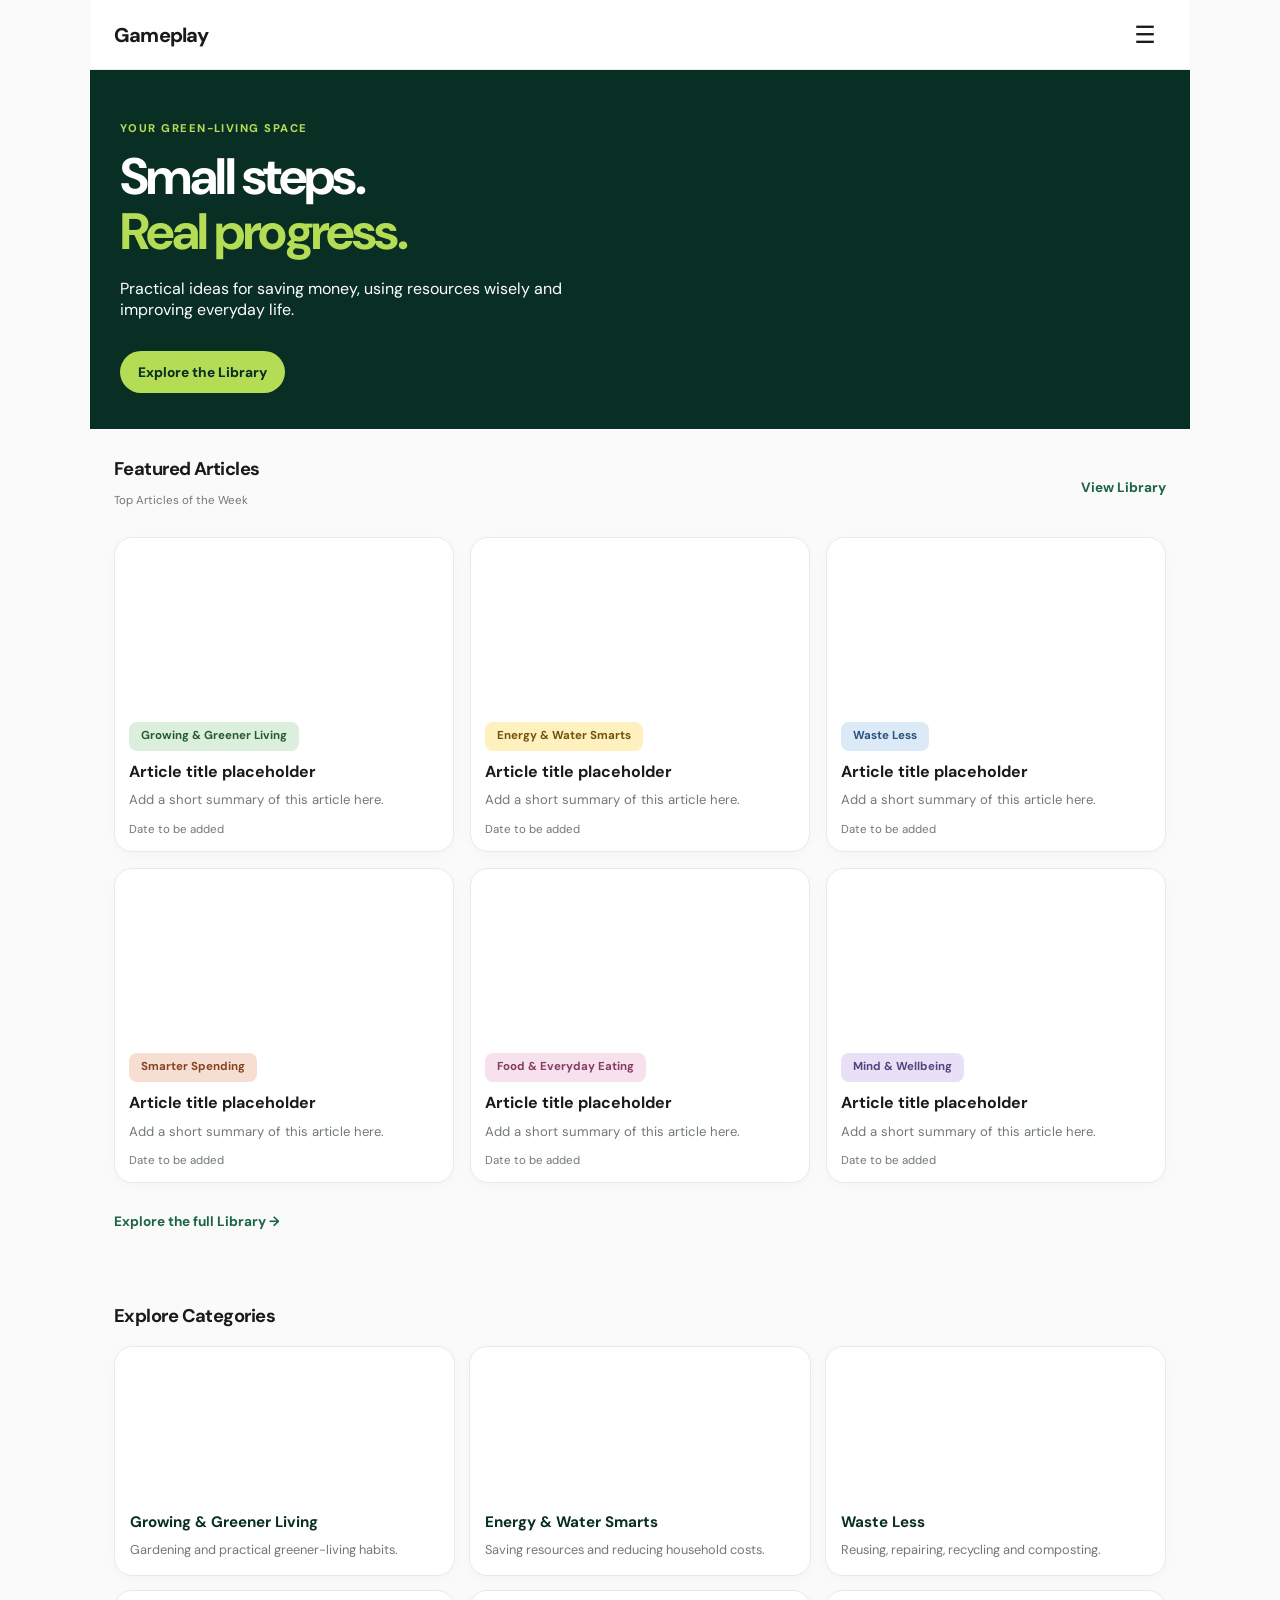
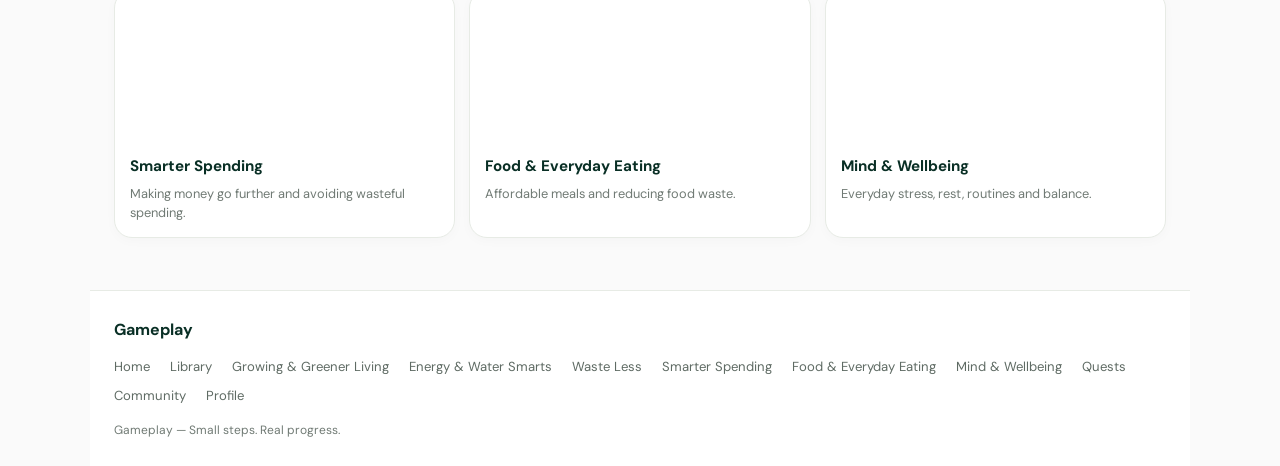
<file: index.html>
<!doctype html>
<html lang="en">
<head>
  <meta charset="UTF-8">
  <meta name="viewport" content="width=device-width, initial-scale=1.0">
  <meta name="description" content="Gameplay — practical ideas for greener living, saving money and building better everyday habits.">
  <title>Gameplay | Small Steps, Real Progress</title>
  <link rel="stylesheet" href="style.css">

  <!-- Cloudflare Web Analytics:
       Add the official beacon snippet from your Cloudflare dashboard here.
       Analytics will not work until that snippet is added. -->
</head>

<body>
  <div class="site-shell">

    <header class="topbar">
      <a class="brand" href="index.html" aria-label="Gameplay home">
        <span>Gameplay</span>
      </a>

      <button
        class="icon-button menu-toggle"
        id="menu-toggle"
        type="button"
        aria-label="Open navigation"
        aria-expanded="false"
      >
        ☰
      </button>
    </header>

    <main>

      <!-- HOMEPAGE HERO -->
      <section class="hero">
        <div class="hero-copy">
          <span class="eyebrow">YOUR GREEN-LIVING SPACE</span>

          <h1>
            Small steps.<br>
            <span>Real progress.</span>
          </h1>

          <p>
            Practical ideas for saving money, using resources wisely
            and improving everyday life.
          </p>

          <a class="primary-button" href="articles.html">
            Explore the Library
          </a>
        </div>

        <div
          class="hero-image image-landscape"
          role="img"
          aria-label="Natural landscape"
        ></div>
      </section>


      <!-- FEATURED ARTICLES -->
      <section class="content-section">

        <div class="section-heading">
          <div>
            <h2>Featured Articles</h2>
            <p class="card-date">Top Articles of the Week</p>
          </div>

          <a class="text-link" href="articles.html">
            View Library
          </a>
        </div>

        <div class="article-grid">

          <!-- FEATURED ARTICLE 1 -->
          <article class="article-card">
            <div
              class="card-image image-seedling"
              role="img"
              aria-label="Growing plants"
            ></div>

            <div class="card-body">
              <a
                class="category-tag category-growing"
                href="growing-greener-living.html"
              >
                Growing &amp; Greener Living
              </a>

              <h3 class="card-title">
                <a href="article-template.html">Article title placeholder</a>
              </h3>

              <p class="card-summary">
                Add a short summary of this article here.
              </p>

              <span class="card-date">Date to be added</span>
            </div>
          </article>


          <!-- FEATURED ARTICLE 2 -->
          <article class="article-card">
            <div
              class="card-image image-solar"
              role="img"
              aria-label="Solar panels"
            ></div>

            <div class="card-body">
              <a
                class="category-tag category-energy"
                href="energy-water-smarts.html"
              >
                Energy &amp; Water Smarts
              </a>

              <h3 class="card-title">
                <a href="article-template.html">Article title placeholder</a>
              </h3>

              <p class="card-summary">
                Add a short summary of this article here.
              </p>

              <span class="card-date">Date to be added</span>
            </div>
          </article>


          <!-- FEATURED ARTICLE 3 -->
          <article class="article-card">
            <div
              class="card-image image-water"
              role="img"
              aria-label="Water in nature"
            ></div>

            <div class="card-body">
              <a
                class="category-tag category-waste"
                href="waste-less.html"
              >
                Waste Less
              </a>

              <h3 class="card-title">
                <a href="article-template.html">Article title placeholder</a>
              </h3>

              <p class="card-summary">
                Add a short summary of this article here.
              </p>

              <span class="card-date">Date to be added</span>
            </div>
          </article>


          <!-- FEATURED ARTICLE 4 -->
          <article class="article-card">
            <div
              class="card-image image-money"
              role="img"
              aria-label="Money and budgeting"
            ></div>

            <div class="card-body">
              <a
                class="category-tag category-spending"
                href="smarter-spending.html"
              >
                Smarter Spending
              </a>

              <h3 class="card-title">
                <a href="article-template.html">Article title placeholder</a>
              </h3>

              <p class="card-summary">
                Add a short summary of this article here.
              </p>

              <span class="card-date">Date to be added</span>
            </div>
          </article>


          <!-- FEATURED ARTICLE 5 -->
          <article class="article-card">
            <div
              class="card-image image-home"
              role="img"
              aria-label="Home and everyday living"
            ></div>

            <div class="card-body">
              <a
                class="category-tag category-food"
                href="food-everyday-eating.html"
              >
                Food &amp; Everyday Eating
              </a>

              <h3 class="card-title">
                <a href="article-template.html">Article title placeholder</a>
              </h3>

              <p class="card-summary">
                Add a short summary of this article here.
              </p>

              <span class="card-date">Date to be added</span>
            </div>
          </article>


          <!-- FEATURED ARTICLE 6 -->
          <article class="article-card">
            <div
              class="card-image image-community"
              role="img"
              aria-label="People spending time together"
            ></div>

            <div class="card-body">
              <a
                class="category-tag category-wellbeing"
                href="mind-wellbeing.html"
              >
                Mind &amp; Wellbeing
              </a>

              <h3 class="card-title">
                <a href="article-template.html">Article title placeholder</a>
              </h3>

              <p class="card-summary">
                Add a short summary of this article here.
              </p>

              <span class="card-date">Date to be added</span>
            </div>
          </article>

        </div>

        <div class="section-heading">
          <a class="text-link" href="articles.html">
            Explore the full Library →
          </a>
        </div>

      </section>


      <!-- EXPLORE CATEGORIES -->
      <section class="content-section">

        <div class="section-heading">
          <h2>Explore Categories</h2>
        </div>

        <div class="categories-grid">

          <a class="category-card" href="growing-greener-living.html">
            <div class="category-photo image-seedling"></div>
            <div class="category-card-foot">
              <div>
                <strong>Growing &amp; Greener Living</strong>
                <p>Gardening and practical greener-living habits.</p>
              </div>
            </div>
          </a>

          <a class="category-card" href="energy-water-smarts.html">
            <div class="category-photo image-solar"></div>
            <div class="category-card-foot">
              <div>
                <strong>Energy &amp; Water Smarts</strong>
                <p>Saving resources and reducing household costs.</p>
              </div>
            </div>
          </a>

          <a class="category-card" href="waste-less.html">
            <div class="category-photo image-water"></div>
            <div class="category-card-foot">
              <div>
                <strong>Waste Less</strong>
                <p>Reusing, repairing, recycling and composting.</p>
              </div>
            </div>
          </a>

          <a class="category-card" href="smarter-spending.html">
            <div class="category-photo image-money"></div>
            <div class="category-card-foot">
              <div>
                <strong>Smarter Spending</strong>
                <p>Making money go further and avoiding wasteful spending.</p>
              </div>
            </div>
          </a>

          <a class="category-card" href="food-everyday-eating.html">
            <div class="category-photo image-home"></div>
            <div class="category-card-foot">
              <div>
                <strong>Food &amp; Everyday Eating</strong>
                <p>Affordable meals and reducing food waste.</p>
              </div>
            </div>
          </a>

          <a class="category-card" href="mind-wellbeing.html">
            <div class="category-photo image-community"></div>
            <div class="category-card-foot">
              <div>
                <strong>Mind &amp; Wellbeing</strong>
                <p>Everyday stress, rest, routines and balance.</p>
              </div>
            </div>
          </a>

        </div>
      </section>

    </main>


    <!-- FOOTER -->
    <footer class="site-footer">

      <div class="footer-brand">
        <strong>Gameplay</strong>
      </div>

      <nav class="footer-links" aria-label="Footer navigation">
        <a href="index.html">Home</a>
        <a href="articles.html">Library</a>
        <a href="growing-greener-living.html">Growing &amp; Greener Living</a>
        <a href="energy-water-smarts.html">Energy &amp; Water Smarts</a>
        <a href="waste-less.html">Waste Less</a>
        <a href="smarter-spending.html">Smarter Spending</a>
        <a href="food-everyday-eating.html">Food &amp; Everyday Eating</a>
        <a href="mind-wellbeing.html">Mind &amp; Wellbeing</a>
        <a href="quests.html">Quests</a>
        <a href="community.html">Community</a>
        <a href="profile.html">Profile</a>
      </nav>

      <p class="footer-note">
        Gameplay — Small steps. Real progress.
      </p>

    </footer>

  </div>

  <script src="script.js"></script>
</body>
</html>
</file>
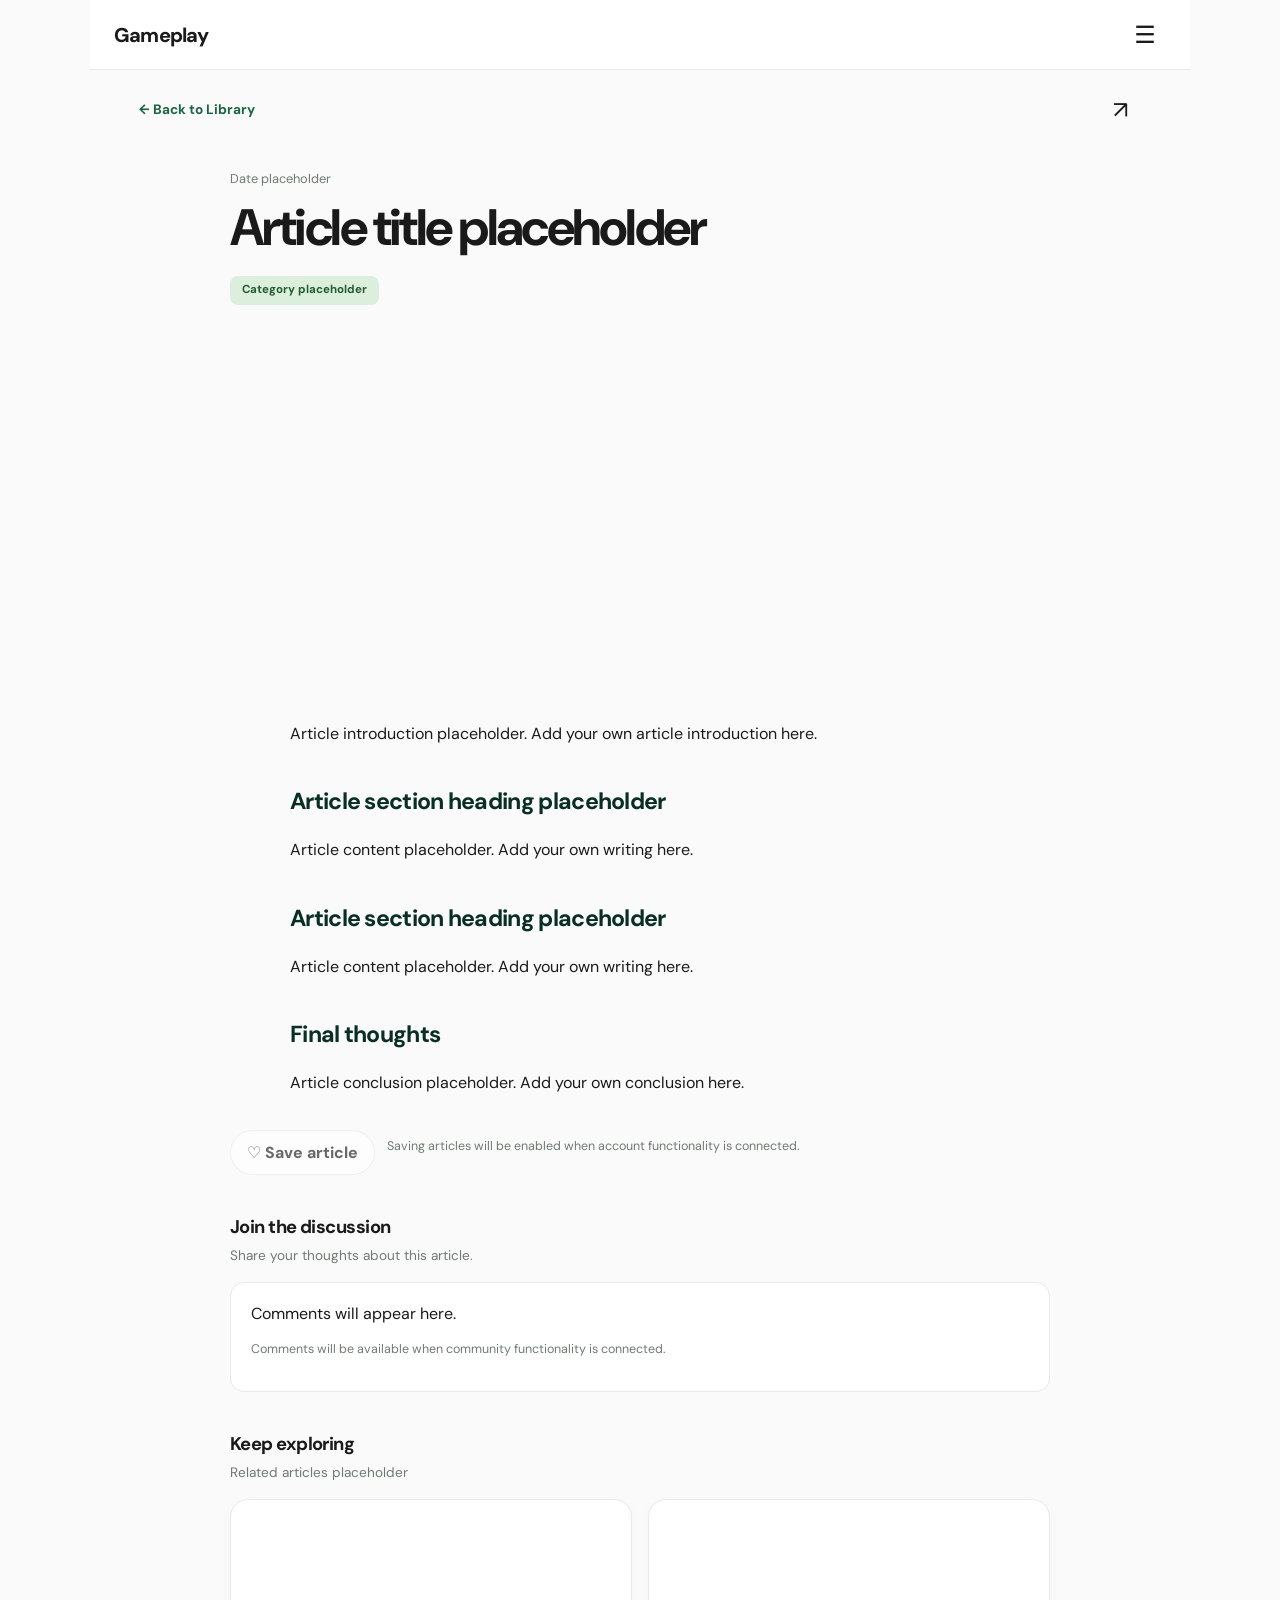
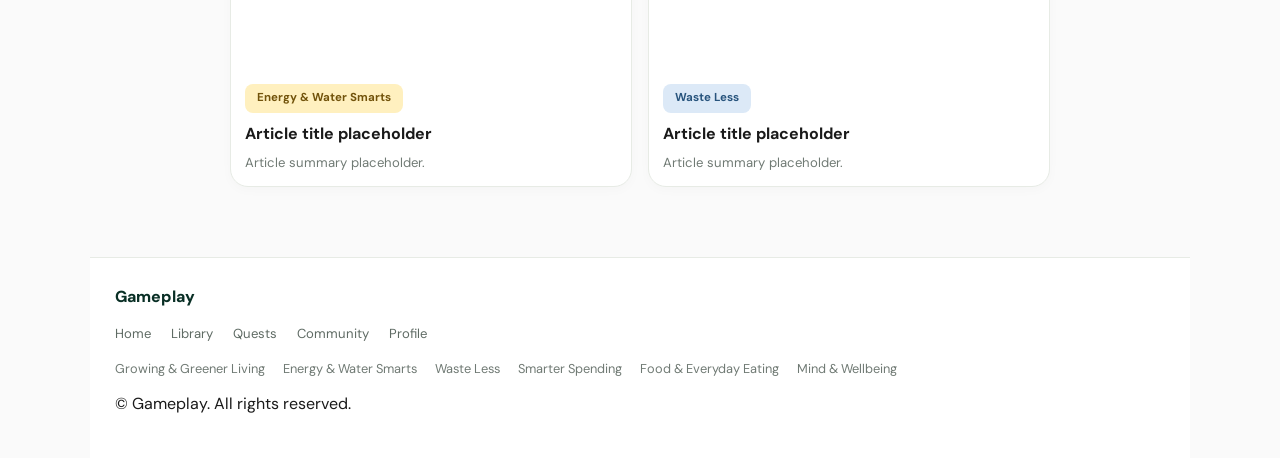
<file: article-template.html>
<!DOCTYPE html>
<html lang="en">
<head>
  <meta charset="UTF-8">
  <meta name="viewport" content="width=device-width, initial-scale=1.0">
  <meta name="description" content="Read practical everyday sustainability articles on Gameplay.">
  <title>Article Title | Gameplay</title>
  <link rel="stylesheet" href="style.css">
</head>

<body class="article-page">

  <header class="topbar article-topbar">
    <a class="brand" href="index.html" aria-label="Gameplay home">
      <span>Gameplay</span>
    </a>

    <button class="icon-button menu-toggle" id="menu-toggle"
      type="button" aria-label="Open navigation" aria-expanded="false">
      ☰
    </button>
  </header>

  <main class="article-main">

    <nav class="article-navigation" aria-label="Article navigation">
      <a href="articles.html" class="back-link">
        ← Back to Library
      </a>

      <button class="icon-button share-button" type="button"
        aria-label="Share article" onclick="if (navigator.share) { navigator.share({ title: document.title, url: window.location.href }); } else { navigator.clipboard.writeText(window.location.href); this.textContent = 'Copied'; }">
        ↗
      </button>
    </nav>

    <article class="article-content">

      <header class="article-header">
        <p class="article-date">Date placeholder</p>

        <h1>Article title placeholder</h1>

        <a href="growing-greener-living.html"
          class="category-tag category-growing">
          Category placeholder
        </a>
      </header>

      <div class="article-featured-image image-seedling"
        role="img" aria-label="Article featured image placeholder">
      </div>

      <div class="article-body">
        <p class="placeholder-text">
          Article introduction placeholder. Add your own article introduction here.
        </p>

        <h2>Article section heading placeholder</h2>

        <p class="placeholder-text">
          Article content placeholder. Add your own writing here.
        </p>

        <h2>Article section heading placeholder</h2>

        <p class="placeholder-text">
          Article content placeholder. Add your own writing here.
        </p>

        <h2>Final thoughts</h2>

        <p class="placeholder-text">
          Article conclusion placeholder. Add your own conclusion here.
        </p>
      </div>

      <div class="article-actions">
        <button class="save-button" type="button" disabled
          aria-label="Save article">
          ♡ Save article
        </button>
        <p class="feature-note">
          Saving articles will be enabled when account functionality is connected.
        </p>
      </div>

    </article>

    <section class="comments-section">
      <div class="section-heading">
        <h2>Join the discussion</h2>
        <p>Share your thoughts about this article.</p>
      </div>

      <div class="comments-placeholder">
        <p>Comments will appear here.</p>
        <p class="feature-note">
          Comments will be available when community functionality is connected.
        </p>
      </div>
    </section>

    <section class="related-articles">
      <div class="section-heading">
        <h2>Keep exploring</h2>
        <p>Related articles placeholder</p>
      </div>

      <div class="article-grid">

        <article class="article-card">
          <a href="article-template.html"
            class="card-image image-solar"
            aria-label="Open related article placeholder"></a>

          <div class="card-body">
            <a href="energy-water-smarts.html"
              class="category-tag category-energy">
              Energy & Water Smarts
            </a>

            <h3 class="card-title">
              <a href="article-template.html">Article title placeholder</a>
            </h3>

            <p class="card-summary">Article summary placeholder.</p>
          </div>
        </article>

        <article class="article-card">
          <a href="article-template.html"
            class="card-image image-water"
            aria-label="Open related article placeholder"></a>

          <div class="card-body">
            <a href="waste-less.html"
              class="category-tag category-waste">
              Waste Less
            </a>

            <h3 class="card-title">
              <a href="article-template.html">Article title placeholder</a>
            </h3>

            <p class="card-summary">Article summary placeholder.</p>
          </div>
        </article>

      </div>
    </section>

  </main>

  <footer class="site-footer">
    <div class="footer-content">
      <a class="footer-brand" href="index.html">Gameplay</a>

      <nav class="footer-links" aria-label="Footer navigation">
        <a href="index.html">Home</a>
        <a href="articles.html">Library</a>
        <a href="quests.html">Quests</a>
        <a href="community.html">Community</a>
        <a href="profile.html">Profile</a>
      </nav>

      <div class="footer-categories">
        <a href="growing-greener-living.html">Growing & Greener Living</a>
        <a href="energy-water-smarts.html">Energy & Water Smarts</a>
        <a href="waste-less.html">Waste Less</a>
        <a href="smarter-spending.html">Smarter Spending</a>
        <a href="food-everyday-eating.html">Food & Everyday Eating</a>
        <a href="mind-wellbeing.html">Mind & Wellbeing</a>
      </div>

      <p class="footer-copyright">
        © Gameplay. All rights reserved.
      </p>
    </div>
  </footer>

  <script src="script.js"></script>
</body>
</html>
</file>
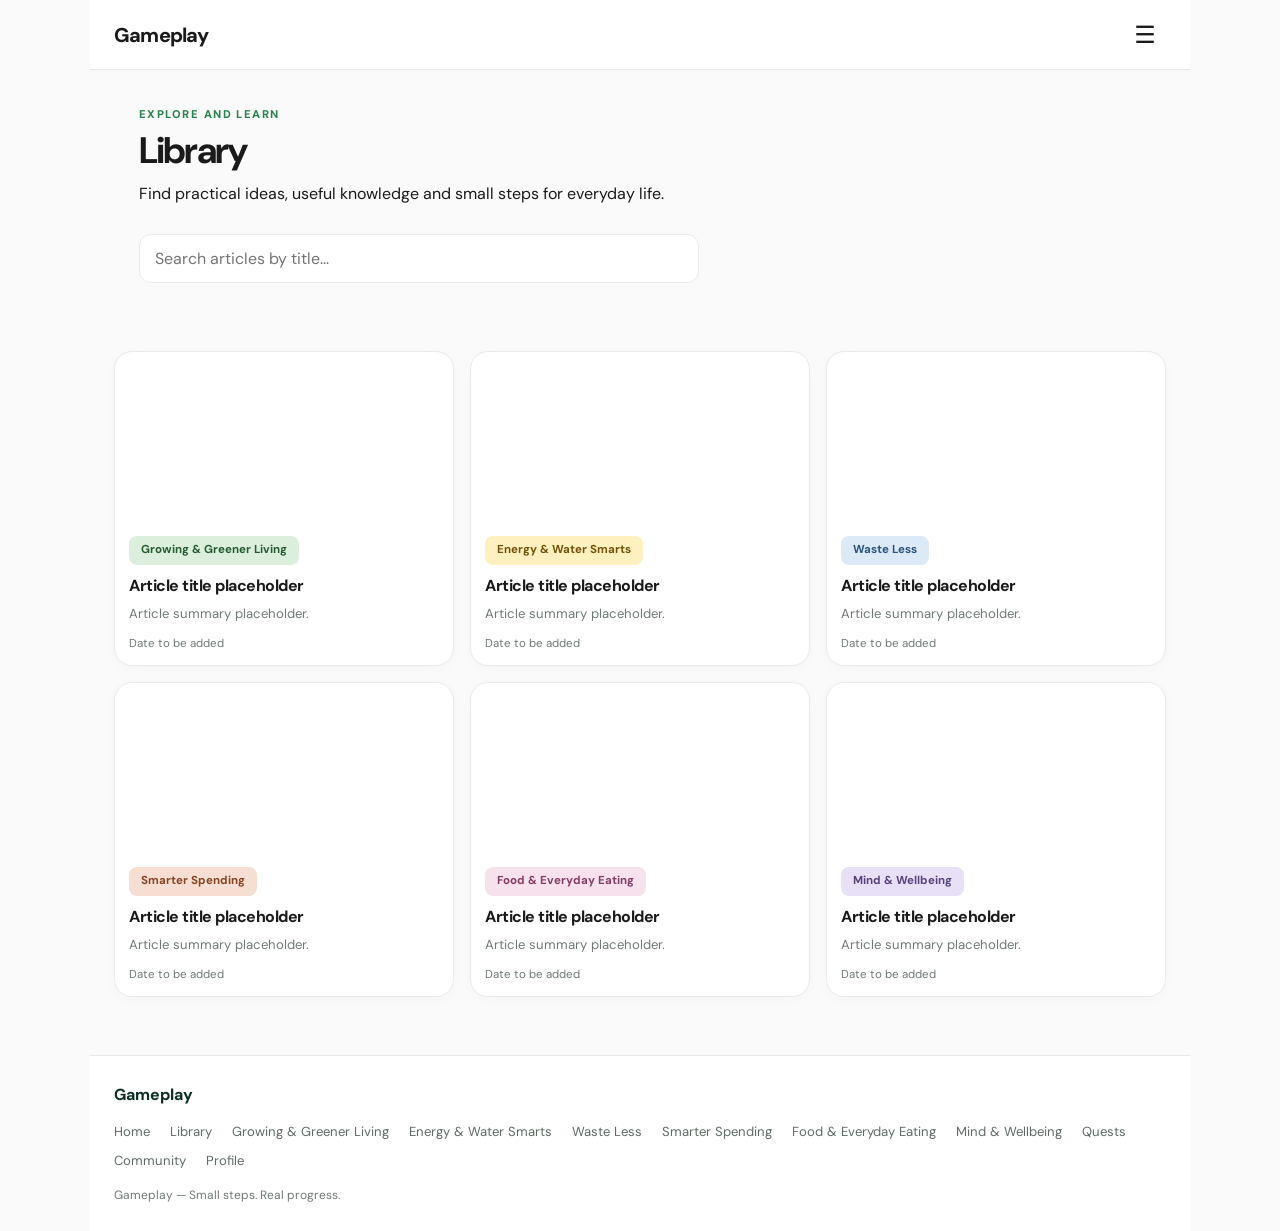
<file: articles.html>
<!doctype html>
<html lang="en">
<head>
  <meta charset="UTF-8">
  <meta name="viewport" content="width=device-width, initial-scale=1.0">
  <meta name="description" content="Explore practical green-living articles on Gameplay.">
  <title>Library | Gameplay</title>
  <link rel="stylesheet" href="style.css">
</head>

<body>
  <div class="site-shell">

    <header class="topbar">
      <a class="brand" href="index.html" aria-label="Gameplay home">
        <span>Gameplay</span>
      </a>

      <button
        class="icon-button menu-toggle"
        id="menu-toggle"
        type="button"
        aria-label="Open navigation"
        aria-expanded="false"
      >
        ☰
      </button>
    </header>

    <main>

      <section class="page-heading">
        <span class="eyebrow">EXPLORE AND LEARN</span>
        <h1>Library</h1>

        <p>
          Find practical ideas, useful knowledge and small steps
          for everyday life.
        </p>

        <div class="search-bar">
          <input
            type="search"
            data-article-search
            placeholder="Search articles by title..."
            aria-label="Search articles by title"
          >
        </div>
      </section>


      <!-- ARTICLE COLLECTION -->
      <section
        class="content-section"
        data-search-area
        aria-label="Library articles"
      >

        <div class="article-grid">

          <!-- ARTICLE PLACEHOLDER 1 -->
          <article
            class="article-card"
            data-article-item
            data-title="Article title placeholder"
            data-summary=""
          >
            <a href="article-template.html">
              <div
                class="card-image image-seedling"
                role="img"
                aria-label="Growing plants"
              ></div>
            </a>

            <div class="card-body">
              <a
                class="category-tag category-growing"
                href="growing-greener-living.html"
              >
                Growing &amp; Greener Living
              </a>

              <h2 class="card-title">
                <a href="article-template.html">Article title placeholder</a>
              </h2>

              <p class="card-summary">
                Article summary placeholder.
              </p>

              <span class="card-date">Date to be added</span>
            </div>
          </article>


          <!-- ARTICLE PLACEHOLDER 2 -->
          <article
            class="article-card"
            data-article-item
            data-title="Article title placeholder"
            data-summary=""
          >
            <a href="article-template.html">
              <div
                class="card-image image-solar"
                role="img"
                aria-label="Solar panels"
              ></div>
            </a>

            <div class="card-body">
              <a
                class="category-tag category-energy"
                href="energy-water-smarts.html"
              >
                Energy &amp; Water Smarts
              </a>

              <h2 class="card-title">
                <a href="article-template.html">Article title placeholder</a>
              </h2>

              <p class="card-summary">
                Article summary placeholder.
              </p>

              <span class="card-date">Date to be added</span>
            </div>
          </article>


          <!-- ARTICLE PLACEHOLDER 3 -->
          <article
            class="article-card"
            data-article-item
            data-title="Article title placeholder"
            data-summary=""
          >
            <a href="article-template.html">
              <div
                class="card-image image-water"
                role="img"
                aria-label="Water in nature"
              ></div>
            </a>

            <div class="card-body">
              <a
                class="category-tag category-waste"
                href="waste-less.html"
              >
                Waste Less
              </a>

              <h2 class="card-title">
                <a href="article-template.html">Article title placeholder</a>
              </h2>

              <p class="card-summary">
                Article summary placeholder.
              </p>

              <span class="card-date">Date to be added</span>
            </div>
          </article>


          <!-- ARTICLE PLACEHOLDER 4 -->
          <article
            class="article-card"
            data-article-item
            data-title="Article title placeholder"
            data-summary=""
          >
            <a href="article-template.html">
              <div
                class="card-image image-money"
                role="img"
                aria-label="Money and budgeting"
              ></div>
            </a>

            <div class="card-body">
              <a
                class="category-tag category-spending"
                href="smarter-spending.html"
              >
                Smarter Spending
              </a>

              <h2 class="card-title">
                <a href="article-template.html">Article title placeholder</a>
              </h2>

              <p class="card-summary">
                Article summary placeholder.
              </p>

              <span class="card-date">Date to be added</span>
            </div>
          </article>


          <!-- ARTICLE PLACEHOLDER 5 -->
          <article
            class="article-card"
            data-article-item
            data-title="Article title placeholder"
            data-summary=""
          >
            <a href="article-template.html">
              <div
                class="card-image image-home"
                role="img"
                aria-label="Everyday home life"
              ></div>
            </a>

            <div class="card-body">
              <a
                class="category-tag category-food"
                href="food-everyday-eating.html"
              >
                Food &amp; Everyday Eating
              </a>

              <h2 class="card-title">
                <a href="article-template.html">Article title placeholder</a>
              </h2>

              <p class="card-summary">
                Article summary placeholder.
              </p>

              <span class="card-date">Date to be added</span>
            </div>
          </article>


          <!-- ARTICLE PLACEHOLDER 6 -->
          <article
            class="article-card"
            data-article-item
            data-title="Article title placeholder"
            data-summary=""
          >
            <a href="article-template.html">
              <div
                class="card-image image-community"
                role="img"
                aria-label="People spending time together"
              ></div>
            </a>

            <div class="card-body">
              <a
                class="category-tag category-wellbeing"
                href="mind-wellbeing.html"
              >
                Mind &amp; Wellbeing
              </a>

              <h2 class="card-title">
                <a href="article-template.html">Article title placeholder</a>
              </h2>

              <p class="card-summary">
                Article summary placeholder.
              </p>

              <span class="card-date">Date to be added</span>
            </div>
          </article>

        </div>

        <p class="no-results" data-no-results hidden>
          No articles found. Try another search.
        </p>

      </section>

    </main>


    <!-- FOOTER -->
    <footer class="site-footer">

      <div class="footer-brand">
        <strong>Gameplay</strong>
      </div>

      <nav class="footer-links" aria-label="Footer navigation">
        <a href="index.html">Home</a>
        <a href="articles.html">Library</a>
        <a href="growing-greener-living.html">Growing &amp; Greener Living</a>
        <a href="energy-water-smarts.html">Energy &amp; Water Smarts</a>
        <a href="waste-less.html">Waste Less</a>
        <a href="smarter-spending.html">Smarter Spending</a>
        <a href="food-everyday-eating.html">Food &amp; Everyday Eating</a>
        <a href="mind-wellbeing.html">Mind &amp; Wellbeing</a>
        <a href="quests.html">Quests</a>
        <a href="community.html">Community</a>
        <a href="profile.html">Profile</a>
      </nav>

      <p class="footer-note">
        Gameplay — Small steps. Real progress.
      </p>

    </footer>

  </div>

  <script src="script.js"></script>
</body>
</html>
</file>
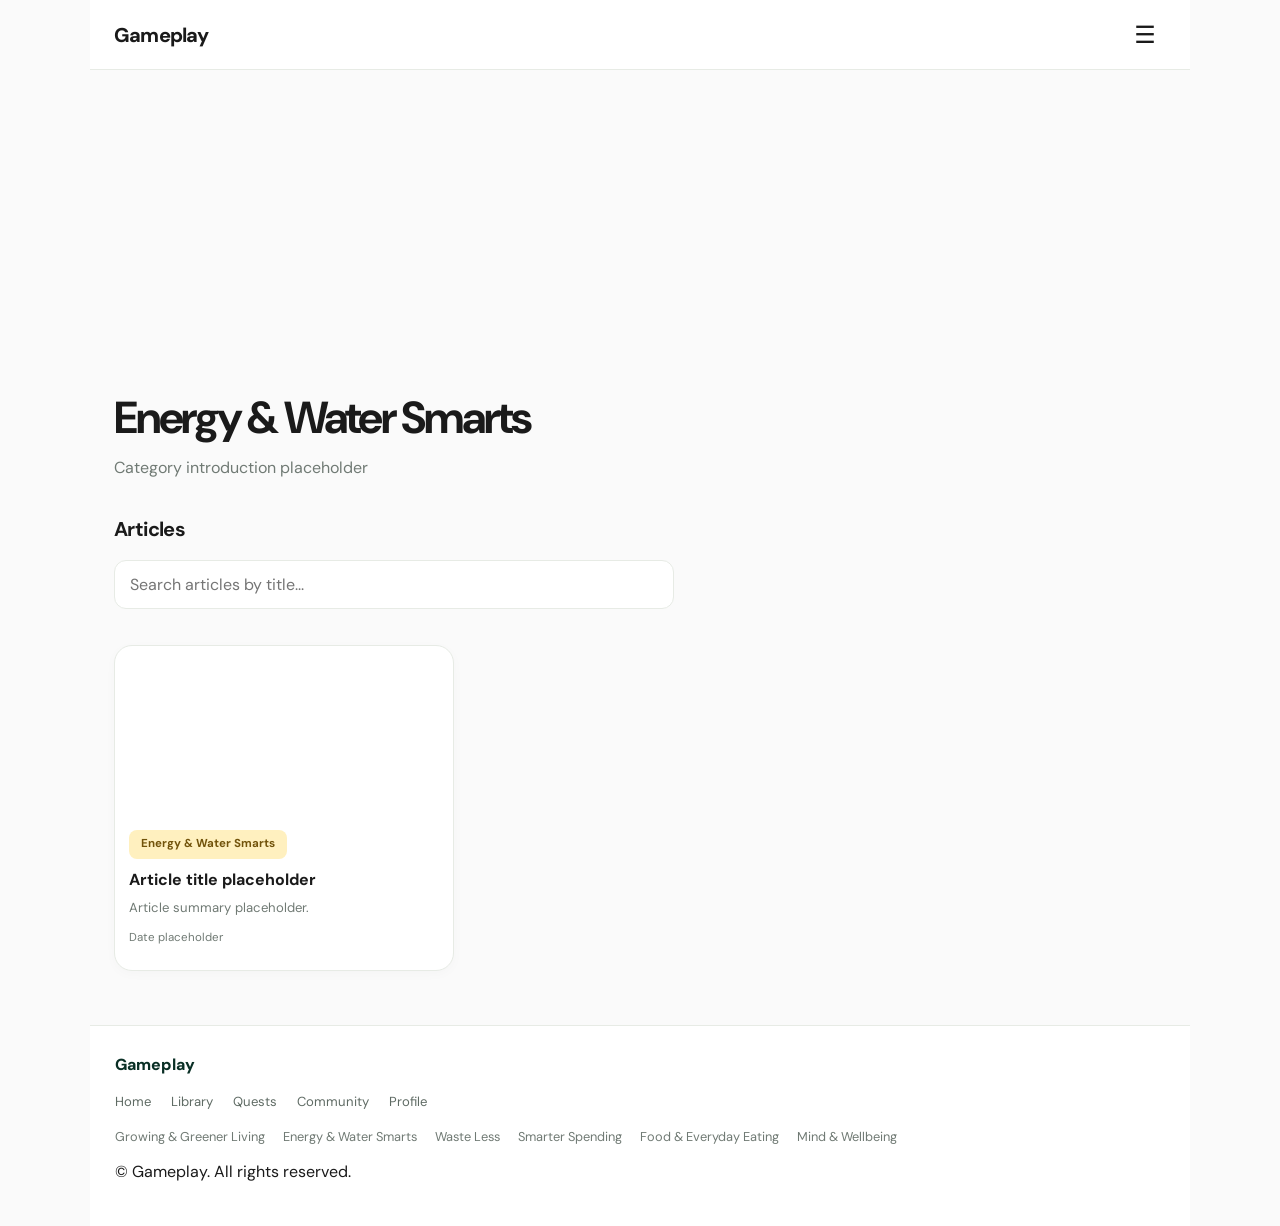
<file: energy-water-smarts.html>
<!DOCTYPE html>
<html lang="en">
<head>
  <meta charset="UTF-8">
  <meta name="viewport" content="width=device-width, initial-scale=1.0">
  <meta name="description" content="Discover practical ways to save electricity and water with Gameplay.">
  <title>Energy & Water Smarts | Gameplay</title>
  <link rel="stylesheet" href="style.css">
</head>

<body>
  <header class="topbar">
    <a class="brand" href="index.html" aria-label="Gameplay home">
      <span>Gameplay</span>
    </a>

    <button class="icon-button menu-toggle" id="menu-toggle"
      type="button" aria-label="Open navigation" aria-expanded="false">
      ☰
    </button>
  </header>

  <main>
    <section class="category-hero">
      <div class="category-banner image-solar"></div>

      <div class="category-heading">
        <p class="eyebrow">Explore a category</p>
        <h1>Energy & Water Smarts</h1>
        <p class="category-description">
          <span class="placeholder-text">Category introduction placeholder</span>
        </p>
      </div>
    </section>

    <section class="library-section">
      <div class="section-heading">
        <h2>Articles</h2>
      </div>

      <div class="search-panel">
        <input
          class="search-bar"
          type="search"
          data-article-search
          placeholder="Search articles by title..."
          aria-label="Search Energy and Water Smarts articles"
        >
      </div>

      <div class="article-grid" data-search-area>
        <article
          class="article-card"
          data-article-item
          data-title="Article title placeholder"
          data-summary=""
        >
          <a href="article-template.html"
            class="card-image image-solar"
            aria-label="Open article placeholder"></a>

          <div class="card-body">
            <a href="energy-water-smarts.html"
              class="category-tag category-energy">
              Energy & Water Smarts
            </a>

            <h3 class="card-title">
              <a href="article-template.html">Article title placeholder</a>
            </h3>

            <p class="card-summary">Article summary placeholder.</p>
            <p class="card-date">Date placeholder</p>
          </div>
        </article>

        <p class="no-results" data-no-results hidden>
          No articles found. Try another search.
        </p>
      </div>
    </section>
  </main>

  <footer class="site-footer">
    <div class="footer-content">
      <a class="footer-brand" href="index.html">Gameplay</a>

      <nav class="footer-links" aria-label="Footer navigation">
        <a href="index.html">Home</a>
        <a href="articles.html">Library</a>
        <a href="quests.html">Quests</a>
        <a href="community.html">Community</a>
        <a href="profile.html">Profile</a>
      </nav>

      <div class="footer-categories">
        <a href="growing-greener-living.html">Growing & Greener Living</a>
        <a href="energy-water-smarts.html">Energy & Water Smarts</a>
        <a href="waste-less.html">Waste Less</a>
        <a href="smarter-spending.html">Smarter Spending</a>
        <a href="food-everyday-eating.html">Food & Everyday Eating</a>
        <a href="mind-wellbeing.html">Mind & Wellbeing</a>
      </div>

      <p class="footer-copyright">
        © Gameplay. All rights reserved.
      </p>
    </div>
  </footer>

  <script src="script.js"></script>
</body>
</html>
</file>
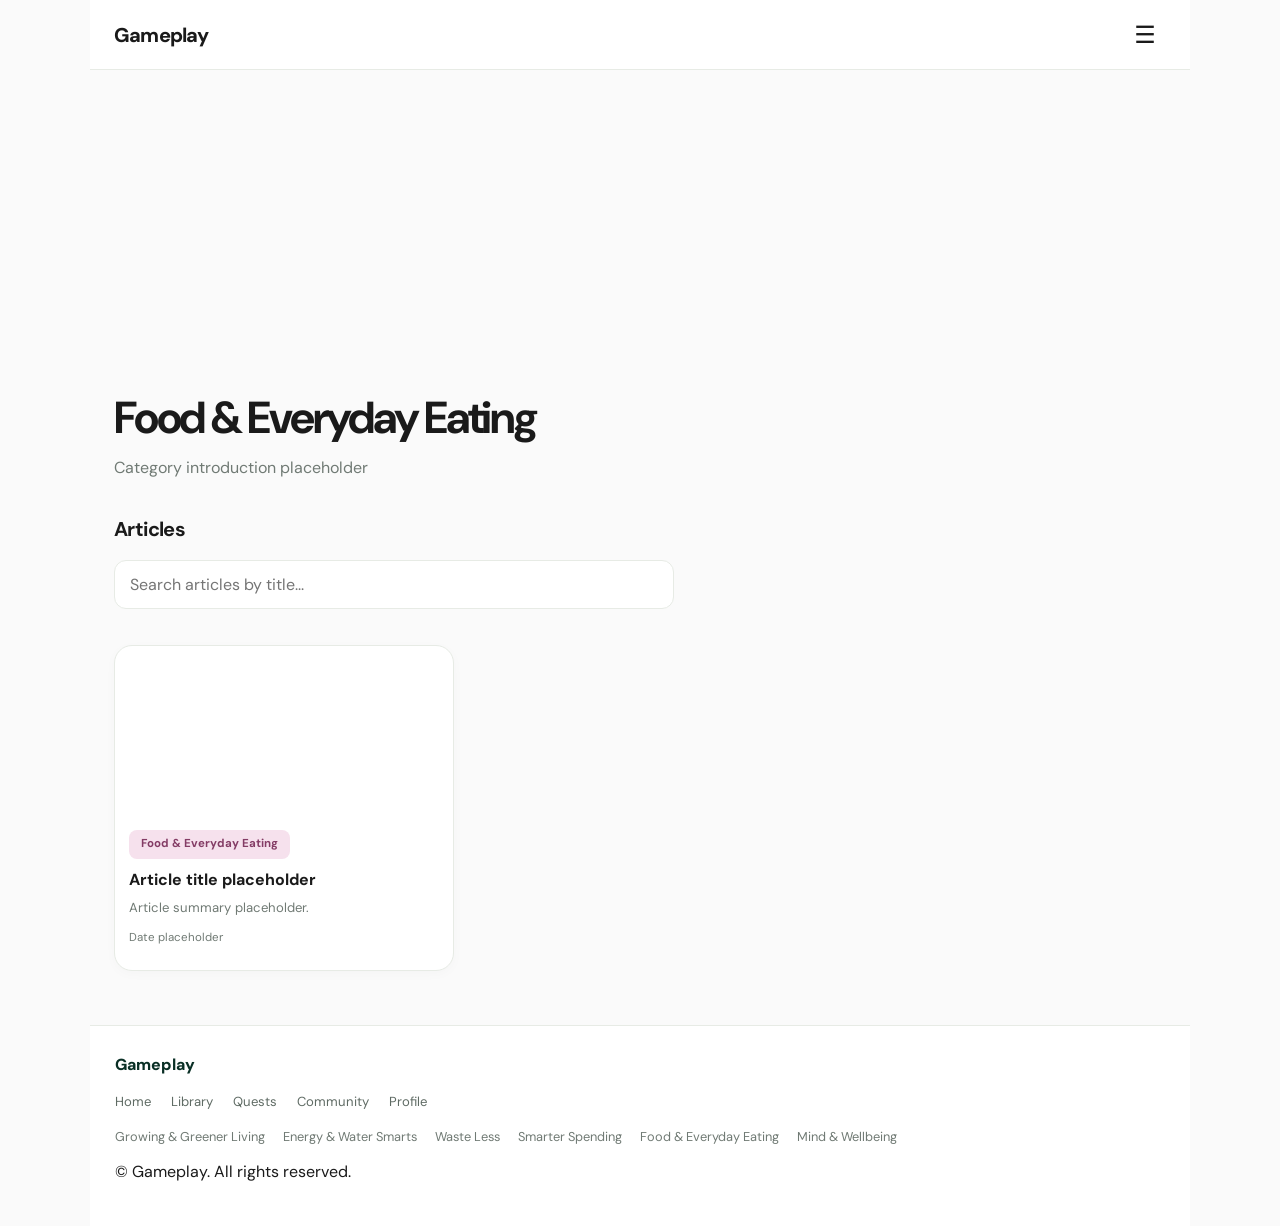
<file: food-everyday-eating.html>
<!DOCTYPE html>
<html lang="en">
<head>
  <meta charset="UTF-8">
  <meta name="viewport" content="width=device-width, initial-scale=1.0">
  <meta name="description" content="Explore practical ideas for everyday food, reducing food waste and making meals go further with Gameplay.">
  <title>Food & Everyday Eating | Gameplay</title>
  <link rel="stylesheet" href="style.css">
</head>

<body>
  <header class="topbar">
    <a class="brand" href="index.html" aria-label="Gameplay home">
      <span>Gameplay</span>
    </a>

    <button class="icon-button menu-toggle" id="menu-toggle"
      type="button" aria-label="Open navigation" aria-expanded="false">
      ☰
    </button>
  </header>

  <main>
    <section class="category-hero">
      <div class="category-banner image-home"></div>

      <div class="category-heading">
        <p class="eyebrow">Explore a category</p>
        <h1>Food & Everyday Eating</h1>
        <p class="category-description">
          <span class="placeholder-text">Category introduction placeholder</span>
        </p>
      </div>
    </section>

    <section class="library-section">
      <div class="section-heading">
        <h2>Articles</h2>
      </div>

      <div class="search-panel">
        <input
          class="search-bar"
          type="search"
          data-article-search
          placeholder="Search articles by title..."
          aria-label="Search Food and Everyday Eating articles"
        >
      </div>

      <div class="article-grid" data-search-area>
        <article
          class="article-card"
          data-article-item
          data-title="Article title placeholder"
          data-summary=""
        >
          <a href="article-template.html"
            class="card-image image-home"
            aria-label="Open article placeholder"></a>

          <div class="card-body">
            <a href="food-everyday-eating.html"
              class="category-tag category-food">
              Food & Everyday Eating
            </a>

            <h3 class="card-title">
              <a href="article-template.html">Article title placeholder</a>
            </h3>

            <p class="card-summary">Article summary placeholder.</p>
            <p class="card-date">Date placeholder</p>
          </div>
        </article>

        <p class="no-results" data-no-results hidden>
          No articles found. Try another search.
        </p>
      </div>
    </section>
  </main>

  <footer class="site-footer">
    <div class="footer-content">
      <a class="footer-brand" href="index.html">Gameplay</a>

      <nav class="footer-links" aria-label="Footer navigation">
        <a href="index.html">Home</a>
        <a href="articles.html">Library</a>
        <a href="quests.html">Quests</a>
        <a href="community.html">Community</a>
        <a href="profile.html">Profile</a>
      </nav>

      <div class="footer-categories">
        <a href="growing-greener-living.html">Growing & Greener Living</a>
        <a href="energy-water-smarts.html">Energy & Water Smarts</a>
        <a href="waste-less.html">Waste Less</a>
        <a href="smarter-spending.html">Smarter Spending</a>
        <a href="food-everyday-eating.html">Food & Everyday Eating</a>
        <a href="mind-wellbeing.html">Mind & Wellbeing</a>
      </div>

      <p class="footer-copyright">
        © Gameplay. All rights reserved.
      </p>
    </div>
  </footer>

  <script src="script.js"></script>
</body>
</html>
</file>
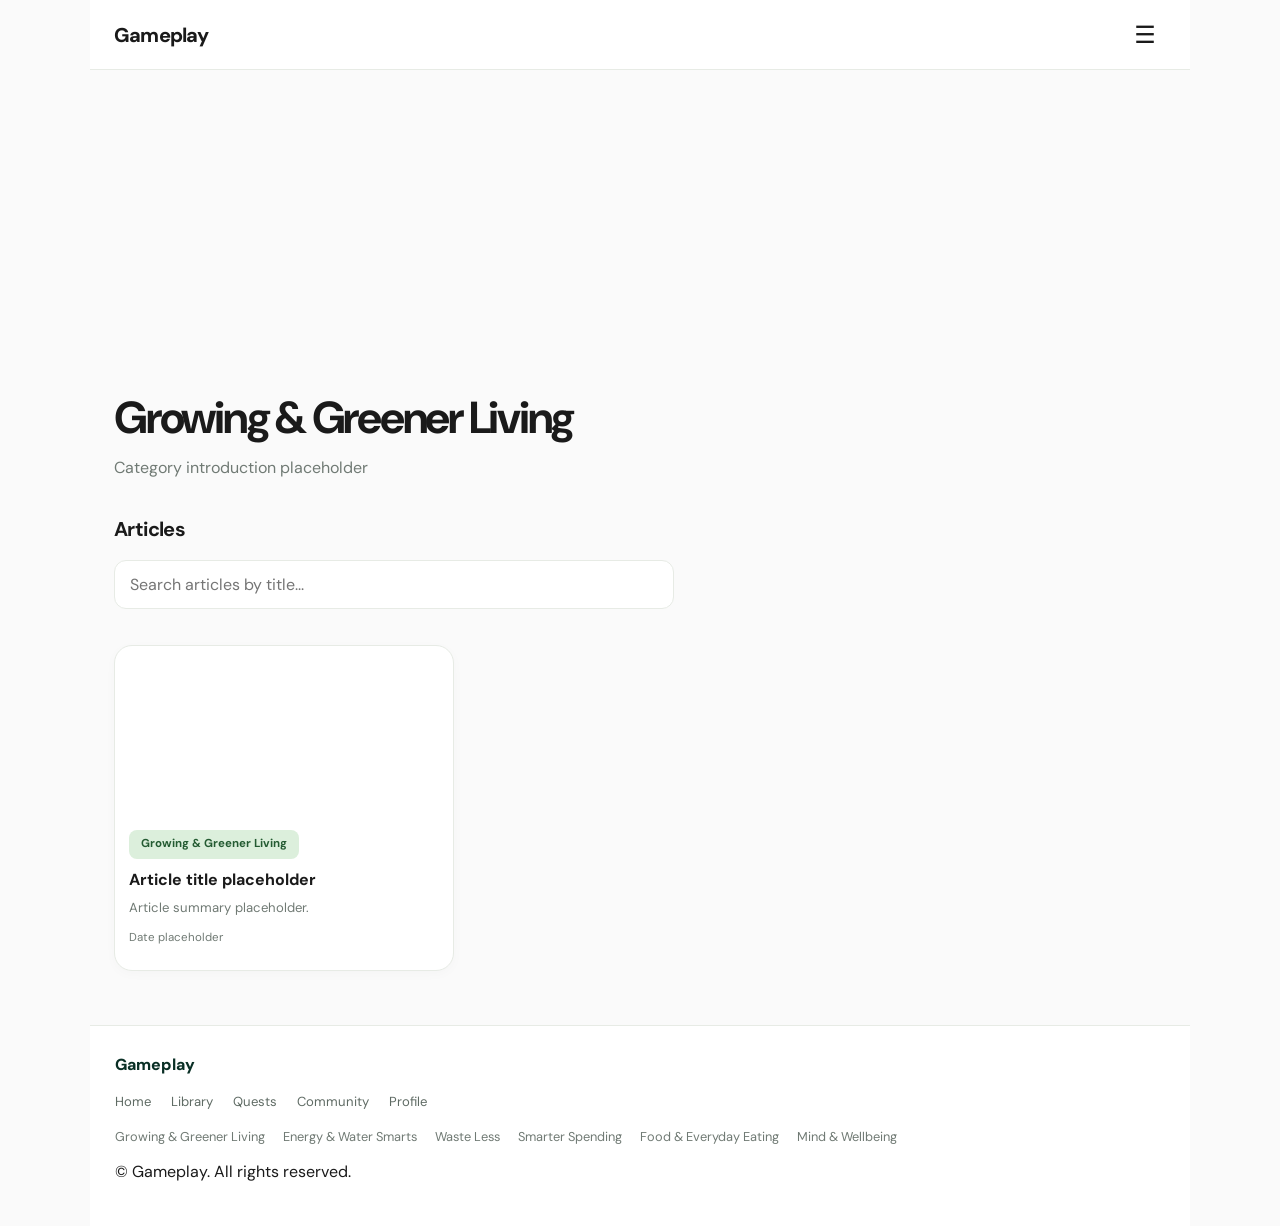
<file: growing-greener-living.html>
<!DOCTYPE html>
<html lang="en">
<head>
  <meta charset="UTF-8">
  <meta name="viewport" content="width=device-width, initial-scale=1.0">
  <meta name="description" content="Explore practical ideas for growing greener and living more sustainably with Gameplay.">
  <title>Growing & Greener Living | Gameplay</title>
  <link rel="stylesheet" href="style.css">
</head>

<body>
  <header class="topbar">
    <a class="brand" href="index.html" aria-label="Gameplay home">
      <span>Gameplay</span>
    </a>

    <button class="icon-button menu-toggle" id="menu-toggle"
      type="button" aria-label="Open navigation" aria-expanded="false">
      ☰
    </button>
  </header>

  <main>
    <section class="category-hero">
      <div class="category-banner image-seedling"></div>

      <div class="category-heading">
        <p class="eyebrow">Explore a category</p>
        <h1>Growing & Greener Living</h1>
        <p class="category-description">
          <span class="placeholder-text">Category introduction placeholder</span>
        </p>
      </div>
    </section>

    <section class="library-section">
      <div class="section-heading">
        <h2>Articles</h2>
      </div>

      <div class="search-panel">
        <input
          class="search-bar"
          type="search"
          data-article-search
          placeholder="Search articles by title..."
          aria-label="Search Growing and Greener Living articles"
        >
      </div>

      <div class="article-grid" data-search-area>
        <article
          class="article-card"
          data-article-item
          data-title="Article title placeholder"
          data-summary=""
        >
          <a href="article-template.html" class="card-image image-seedling"
            aria-label="Open article placeholder"></a>

          <div class="card-body">
            <a href="growing-greener-living.html"
              class="category-tag category-growing">
              Growing & Greener Living
            </a>

            <h3 class="card-title">
              <a href="article-template.html">Article title placeholder</a>
            </h3>

            <p class="card-summary">Article summary placeholder.</p>
            <p class="card-date">Date placeholder</p>
          </div>
        </article>

        <p class="no-results" data-no-results hidden>
          No articles found. Try another search.
        </p>
      </div>
    </section>
  </main>

  <footer class="site-footer">
    <div class="footer-content">
      <a class="footer-brand" href="index.html">Gameplay</a>

      <nav class="footer-links" aria-label="Footer navigation">
        <a href="index.html">Home</a>
        <a href="articles.html">Library</a>
        <a href="quests.html">Quests</a>
        <a href="community.html">Community</a>
        <a href="profile.html">Profile</a>
      </nav>

      <div class="footer-categories">
        <a href="growing-greener-living.html">Growing & Greener Living</a>
        <a href="energy-water-smarts.html">Energy & Water Smarts</a>
        <a href="waste-less.html">Waste Less</a>
        <a href="smarter-spending.html">Smarter Spending</a>
        <a href="food-everyday-eating.html">Food & Everyday Eating</a>
        <a href="mind-wellbeing.html">Mind & Wellbeing</a>
      </div>

      <p class="footer-copyright">
        © Gameplay. All rights reserved.
      </p>
    </div>
  </footer>

  <script src="script.js"></script>
</body>
</html>
</file>
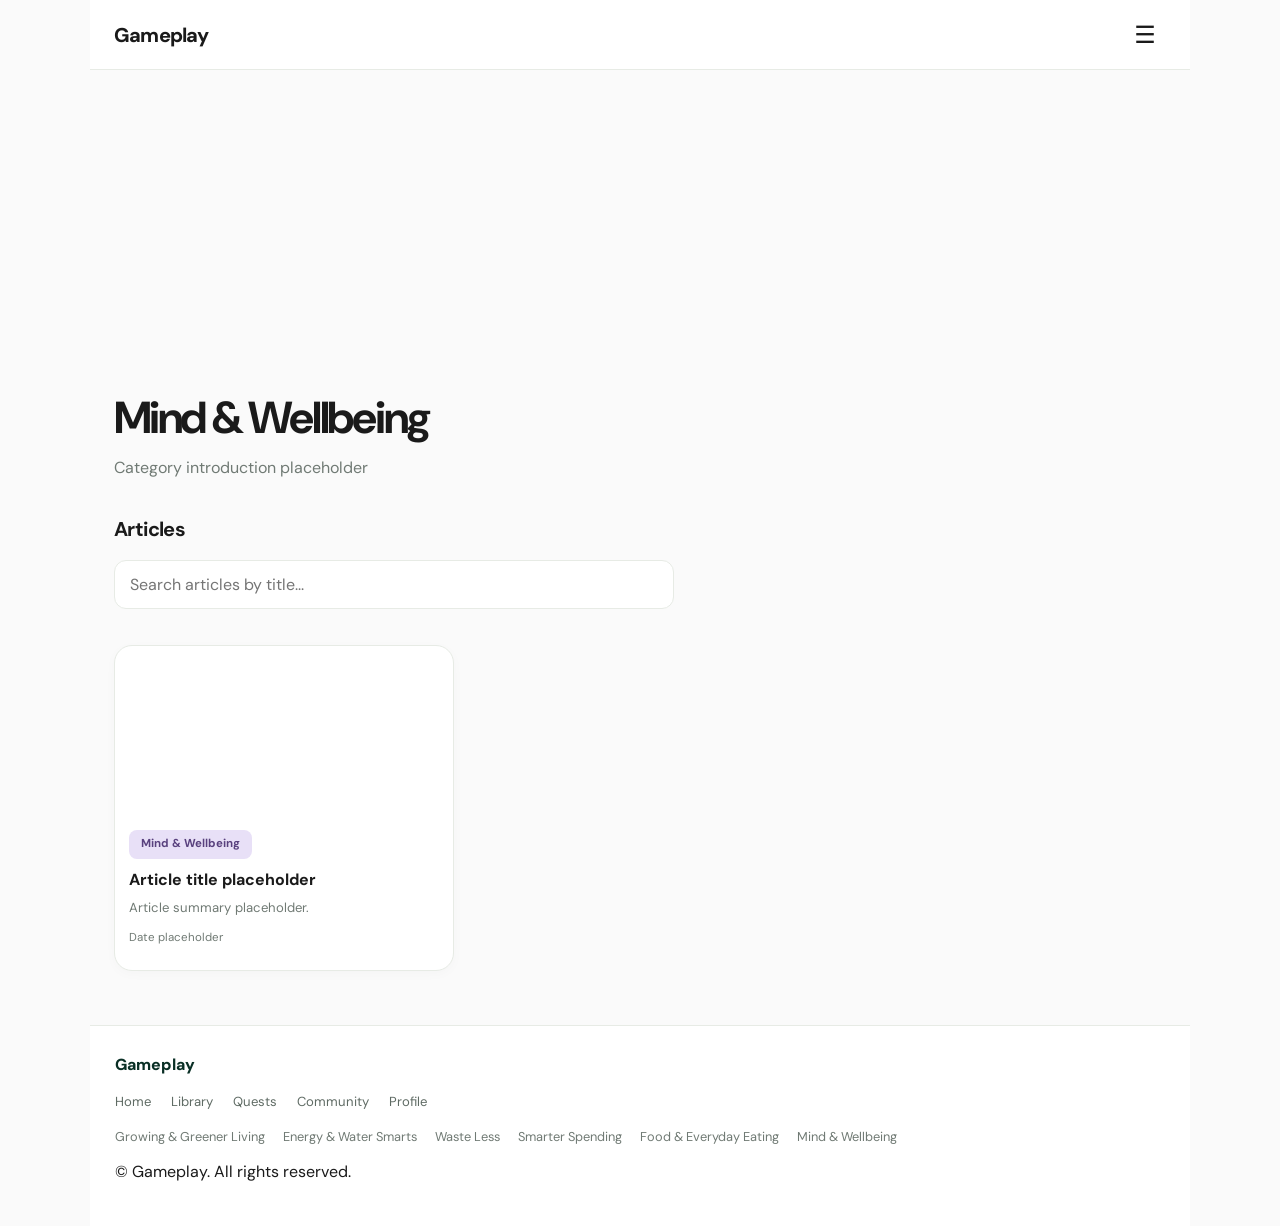
<file: mind-wellbeing.html>
<!DOCTYPE html>
<html lang="en">
<head>
  <meta charset="UTF-8">
  <meta name="viewport" content="width=device-width, initial-scale=1.0">
  <meta name="description" content="Explore practical ideas for everyday wellbeing, personal growth and building healthier routines with Gameplay.">
  <title>Mind & Wellbeing | Gameplay</title>
  <link rel="stylesheet" href="style.css">
</head>

<body>
  <header class="topbar">
    <a class="brand" href="index.html" aria-label="Gameplay home">
      <span>Gameplay</span>
    </a>

    <button class="icon-button menu-toggle" id="menu-toggle"
      type="button" aria-label="Open navigation" aria-expanded="false">
      ☰
    </button>
  </header>

  <main>
    <section class="category-hero">
      <div class="category-banner image-community"></div>

      <div class="category-heading">
        <p class="eyebrow">Explore a category</p>
        <h1>Mind & Wellbeing</h1>
        <p class="category-description">
          <span class="placeholder-text">Category introduction placeholder</span>
        </p>
      </div>
    </section>

    <section class="library-section">
      <div class="section-heading">
        <h2>Articles</h2>
      </div>

      <div class="search-panel">
        <input
          class="search-bar"
          type="search"
          data-article-search
          placeholder="Search articles by title..."
          aria-label="Search Mind and Wellbeing articles"
        >
      </div>

      <div class="article-grid" data-search-area>
        <article
          class="article-card"
          data-article-item
          data-title="Article title placeholder"
          data-summary=""
        >
          <a href="article-template.html"
            class="card-image image-community"
            aria-label="Open article placeholder"></a>

          <div class="card-body">
            <a href="mind-wellbeing.html"
              class="category-tag category-wellbeing">
              Mind & Wellbeing
            </a>

            <h3 class="card-title">
              <a href="article-template.html">Article title placeholder</a>
            </h3>

            <p class="card-summary">Article summary placeholder.</p>
            <p class="card-date">Date placeholder</p>
          </div>
        </article>

        <p class="no-results" data-no-results hidden>
          No articles found. Try another search.
        </p>
      </div>
    </section>
  </main>

  <footer class="site-footer">
    <div class="footer-content">
      <a class="footer-brand" href="index.html">Gameplay</a>

      <nav class="footer-links" aria-label="Footer navigation">
        <a href="index.html">Home</a>
        <a href="articles.html">Library</a>
        <a href="quests.html">Quests</a>
        <a href="community.html">Community</a>
        <a href="profile.html">Profile</a>
      </nav>

      <div class="footer-categories">
        <a href="growing-greener-living.html">Growing & Greener Living</a>
        <a href="energy-water-smarts.html">Energy & Water Smarts</a>
        <a href="waste-less.html">Waste Less</a>
        <a href="smarter-spending.html">Smarter Spending</a>
        <a href="food-everyday-eating.html">Food & Everyday Eating</a>
        <a href="mind-wellbeing.html">Mind & Wellbeing</a>
      </div>

      <p class="footer-copyright">
        © Gameplay. All rights reserved.
      </p>
    </div>
  </footer>

  <script src="script.js"></script>
</body>
</html>
</file>
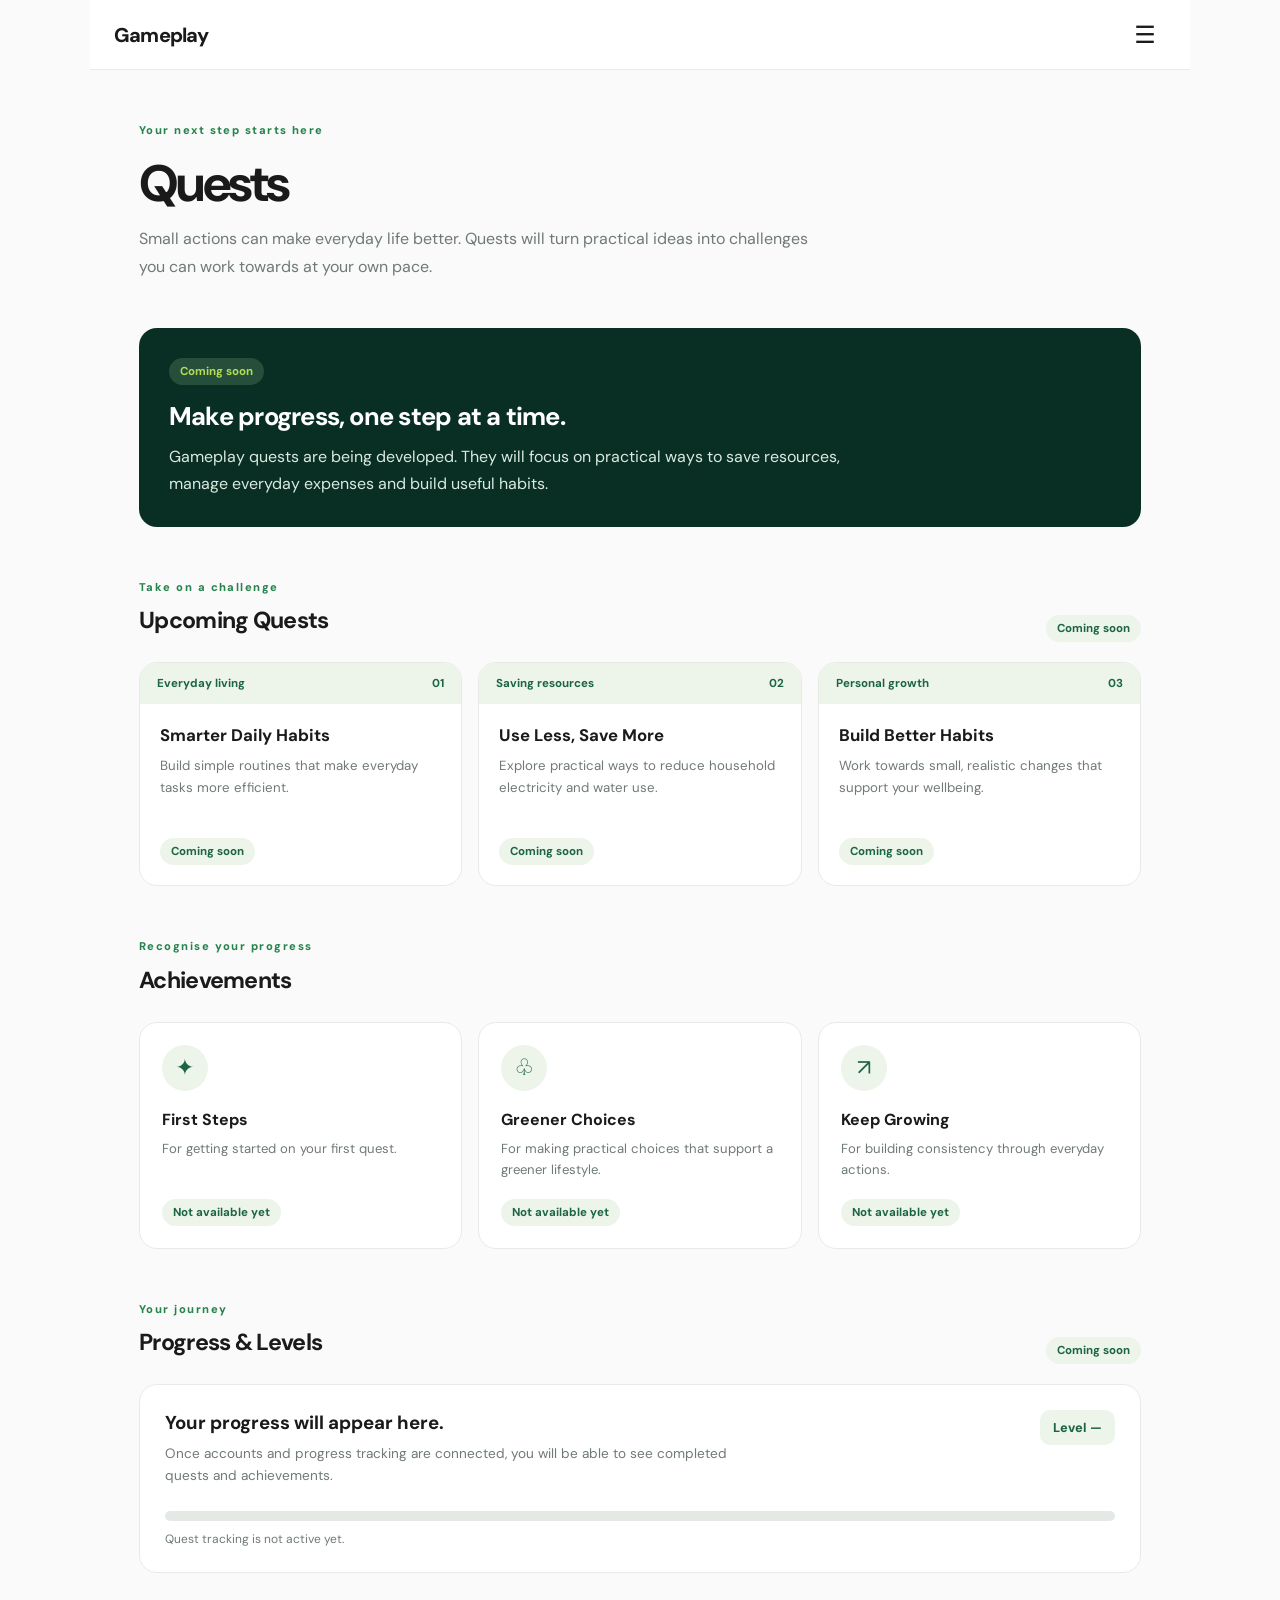
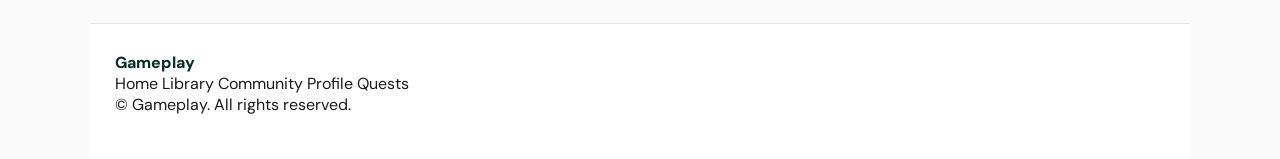
<file: quests.html>
<!DOCTYPE html>
<html lang="en">
<head>
  <meta charset="UTF-8">
  <meta name="viewport" content="width=device-width, initial-scale=1.0">
  <meta name="description" content="Explore practical everyday challenges with Gameplay.">
  <title>Quests | Gameplay</title>
  <link rel="stylesheet" href="style.css">
  <link rel="icon" href="images/favicon.png" type="image/png">
</head>
<body>

 <header class="topbar">
  <a class="brand" href="index.html" aria-label="Gameplay home">
    <span>Gameplay</span>
  </a>

  <button class="icon-button menu-toggle" id="menu-toggle"
    type="button" aria-label="Open navigation" aria-expanded="false">
    ☰
  </button>
</header>

  <main class="standard-page quests-page">

    <section class="page-hero">
      <p class="eyebrow">Your next step starts here</p>
      <h1>Quests</h1>
      <p>
        Small actions can make everyday life better. Quests will turn
        practical ideas into challenges you can work towards at your own pace.
      </p>
    </section>

    <section class="quest-intro">
      <div>
        <span class="section-label">Coming soon</span>
        <h2>Make progress, one step at a time.</h2>
        <p>
          Gameplay quests are being developed. They will focus on practical
          ways to save resources, manage everyday expenses and build useful habits.
        </p>
      </div>
    </section>

    <section class="quests-section">
      <div class="section-heading">
        <div>
          <p class="eyebrow">Take on a challenge</p>
          <h2>Upcoming Quests</h2>
        </div>
        <span class="quest-status">Coming soon</span>
      </div>

      <div class="quest-grid">

        <article class="quest-card">
          <div class="quest-meta">
            <span>Everyday living</span>
            <span>01</span>
          </div>
          <div class="quest-card-content">
            <h3>Smarter Daily Habits</h3>
            <p>
              Build simple routines that make everyday tasks more efficient.
            </p>
            <span class="quest-status">Coming soon</span>
          </div>
        </article>

        <article class="quest-card">
          <div class="quest-meta">
            <span>Saving resources</span>
            <span>02</span>
          </div>
          <div class="quest-card-content">
            <h3>Use Less, Save More</h3>
            <p>
              Explore practical ways to reduce household electricity and water use.
            </p>
            <span class="quest-status">Coming soon</span>
          </div>
        </article>

        <article class="quest-card">
          <div class="quest-meta">
            <span>Personal growth</span>
            <span>03</span>
          </div>
          <div class="quest-card-content">
            <h3>Build Better Habits</h3>
            <p>
              Work towards small, realistic changes that support your wellbeing.
            </p>
            <span class="quest-status">Coming soon</span>
          </div>
        </article>

      </div>
    </section>

    <section class="achievements-section">
      <div class="section-heading">
        <div>
          <p class="eyebrow">Recognise your progress</p>
          <h2>Achievements</h2>
        </div>
      </div>

      <div class="achievement-grid">
        <article class="achievement-card">
          <div class="achievement-icon">✦</div>
          <h3>First Steps</h3>
          <p>For getting started on your first quest.</p>
          <span class="achievement-status">Not available yet</span>
        </article>

        <article class="achievement-card">
          <div class="achievement-icon">♧</div>
          <h3>Greener Choices</h3>
          <p>For making practical choices that support a greener lifestyle.</p>
          <span class="achievement-status">Not available yet</span>
        </article>

        <article class="achievement-card">
          <div class="achievement-icon">↗</div>
          <h3>Keep Growing</h3>
          <p>For building consistency through everyday actions.</p>
          <span class="achievement-status">Not available yet</span>
        </article>
      </div>
    </section>

    <section class="quest-progress">
      <div class="section-heading">
        <div>
          <p class="eyebrow">Your journey</p>
          <h2>Progress & Levels</h2>
        </div>
        <span class="quest-status">Coming soon</span>
      </div>

      <div class="progress-placeholder">
        <div class="progress-placeholder-top">
          <div>
            <h3>Your progress will appear here.</h3>
            <p>
              Once accounts and progress tracking are connected,
              you will be able to see completed quests and achievements.
            </p>
          </div>
          <span class="progress-level">Level —</span>
        </div>

        <div class="progress-track">
          <div class="progress-fill"></div>
        </div>
        <p class="progress-note">Quest tracking is not active yet.</p>
      </div>
    </section>

  </main>

  <footer class="site-footer">
    <div class="footer-content">
      <a href="index.html" class="footer-brand">Gameplay</a>
      <nav class="footer-navigation">
        <a href="index.html">Home</a>
        <a href="articles.html">Library</a>
        <a href="community.html">Community</a>
        <a href="profile.html">Profile</a>
        <a href="quests.html">Quests</a>
      </nav>
      <p>© Gameplay. All rights reserved.</p>
    </div>
  </footer>

  <script src="script.js"></script>
</body>
</html>
</file>
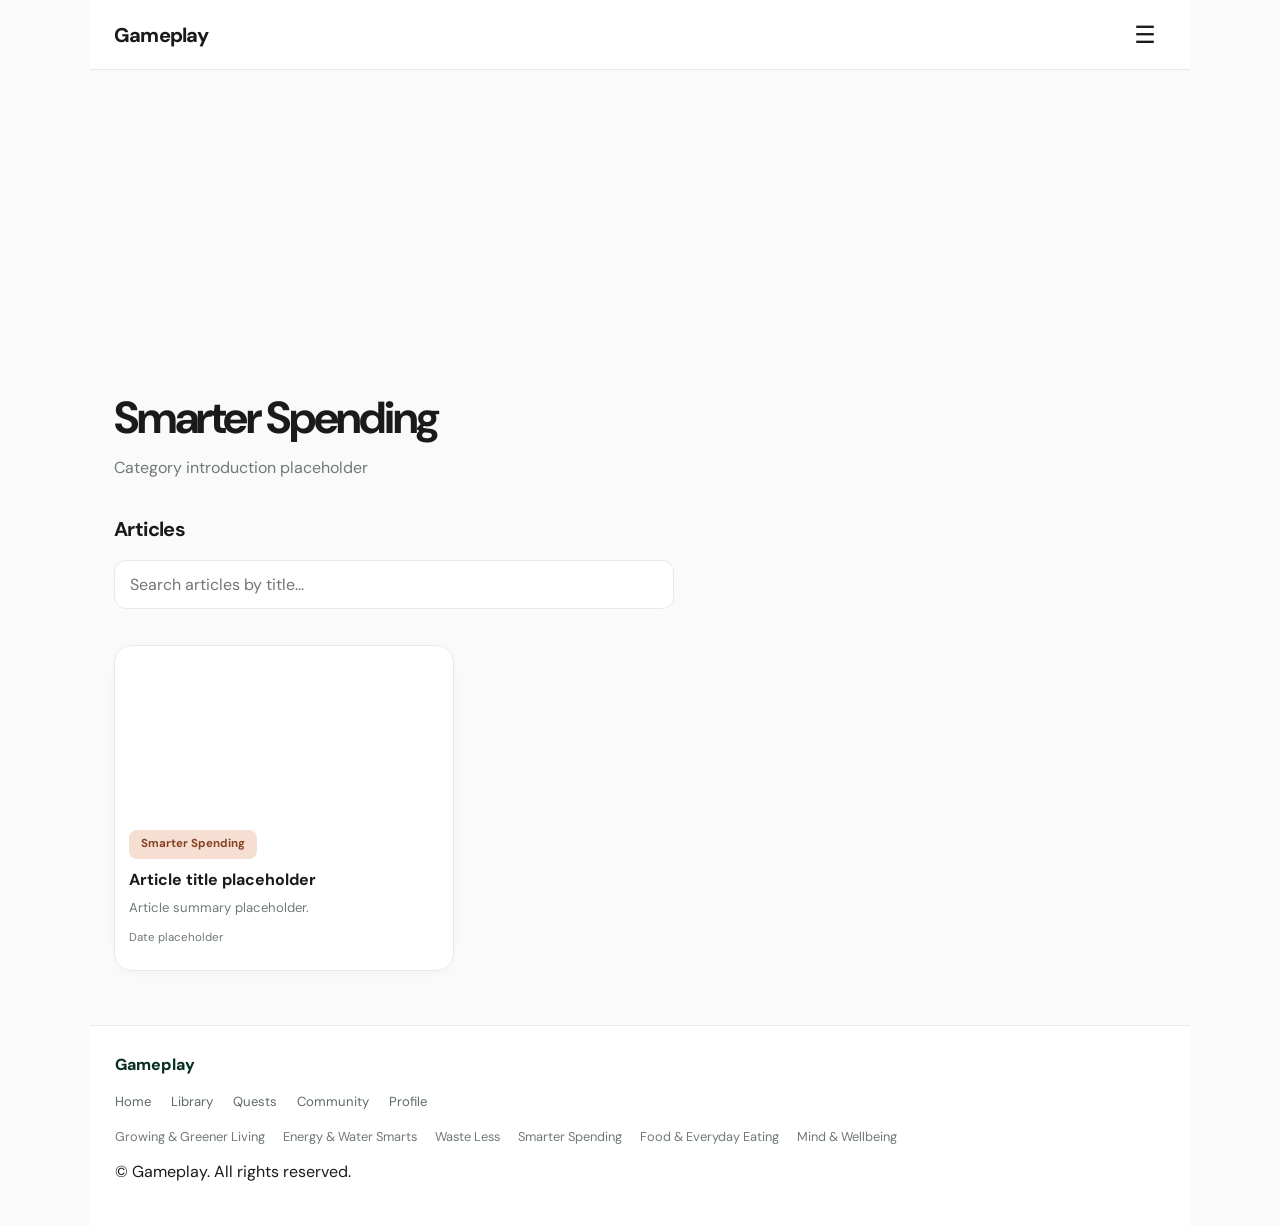
<file: smarter-spending.html>
<!DOCTYPE html>
<html lang="en">
<head>
  <meta charset="UTF-8">
  <meta name="viewport" content="width=device-width, initial-scale=1.0">
  <meta name="description" content="Find practical ways to spend wisely, save money and get more value from everyday purchases with Gameplay.">
  <title>Smarter Spending | Gameplay</title>
  <link rel="stylesheet" href="style.css">
</head>

<body>
  <header class="topbar">
    <a class="brand" href="index.html" aria-label="Gameplay home">
      <span>Gameplay</span>
    </a>

    <button class="icon-button menu-toggle" id="menu-toggle"
      type="button" aria-label="Open navigation" aria-expanded="false">
      ☰
    </button>
  </header>

  <main>
    <section class="category-hero">
      <div class="category-banner image-money"></div>

      <div class="category-heading">
        <p class="eyebrow">Explore a category</p>
        <h1>Smarter Spending</h1>
        <p class="category-description">
          <span class="placeholder-text">Category introduction placeholder</span>
        </p>
      </div>
    </section>

    <section class="library-section">
      <div class="section-heading">
        <h2>Articles</h2>
      </div>

      <div class="search-panel">
        <input
          class="search-bar"
          type="search"
          data-article-search
          placeholder="Search articles by title..."
          aria-label="Search Smarter Spending articles"
        >
      </div>

      <div class="article-grid" data-search-area>
        <article
          class="article-card"
          data-article-item
          data-title="Article title placeholder"
          data-summary=""
        >
          <a href="article-template.html"
            class="card-image image-money"
            aria-label="Open article placeholder"></a>

          <div class="card-body">
            <a href="smarter-spending.html"
              class="category-tag category-spending">
              Smarter Spending
            </a>

            <h3 class="card-title">
              <a href="article-template.html">Article title placeholder</a>
            </h3>

            <p class="card-summary">Article summary placeholder.</p>
            <p class="card-date">Date placeholder</p>
          </div>
        </article>

        <p class="no-results" data-no-results hidden>
          No articles found. Try another search.
        </p>
      </div>
    </section>
  </main>

  <footer class="site-footer">
    <div class="footer-content">
      <a class="footer-brand" href="index.html">Gameplay</a>

      <nav class="footer-links" aria-label="Footer navigation">
        <a href="index.html">Home</a>
        <a href="articles.html">Library</a>
        <a href="quests.html">Quests</a>
        <a href="community.html">Community</a>
        <a href="profile.html">Profile</a>
      </nav>

      <div class="footer-categories">
        <a href="growing-greener-living.html">Growing & Greener Living</a>
        <a href="energy-water-smarts.html">Energy & Water Smarts</a>
        <a href="waste-less.html">Waste Less</a>
        <a href="smarter-spending.html">Smarter Spending</a>
        <a href="food-everyday-eating.html">Food & Everyday Eating</a>
        <a href="mind-wellbeing.html">Mind & Wellbeing</a>
      </div>

      <p class="footer-copyright">
        © Gameplay. All rights reserved.
      </p>
    </div>
  </footer>

  <script src="script.js"></script>
</body>
</html>
</file>
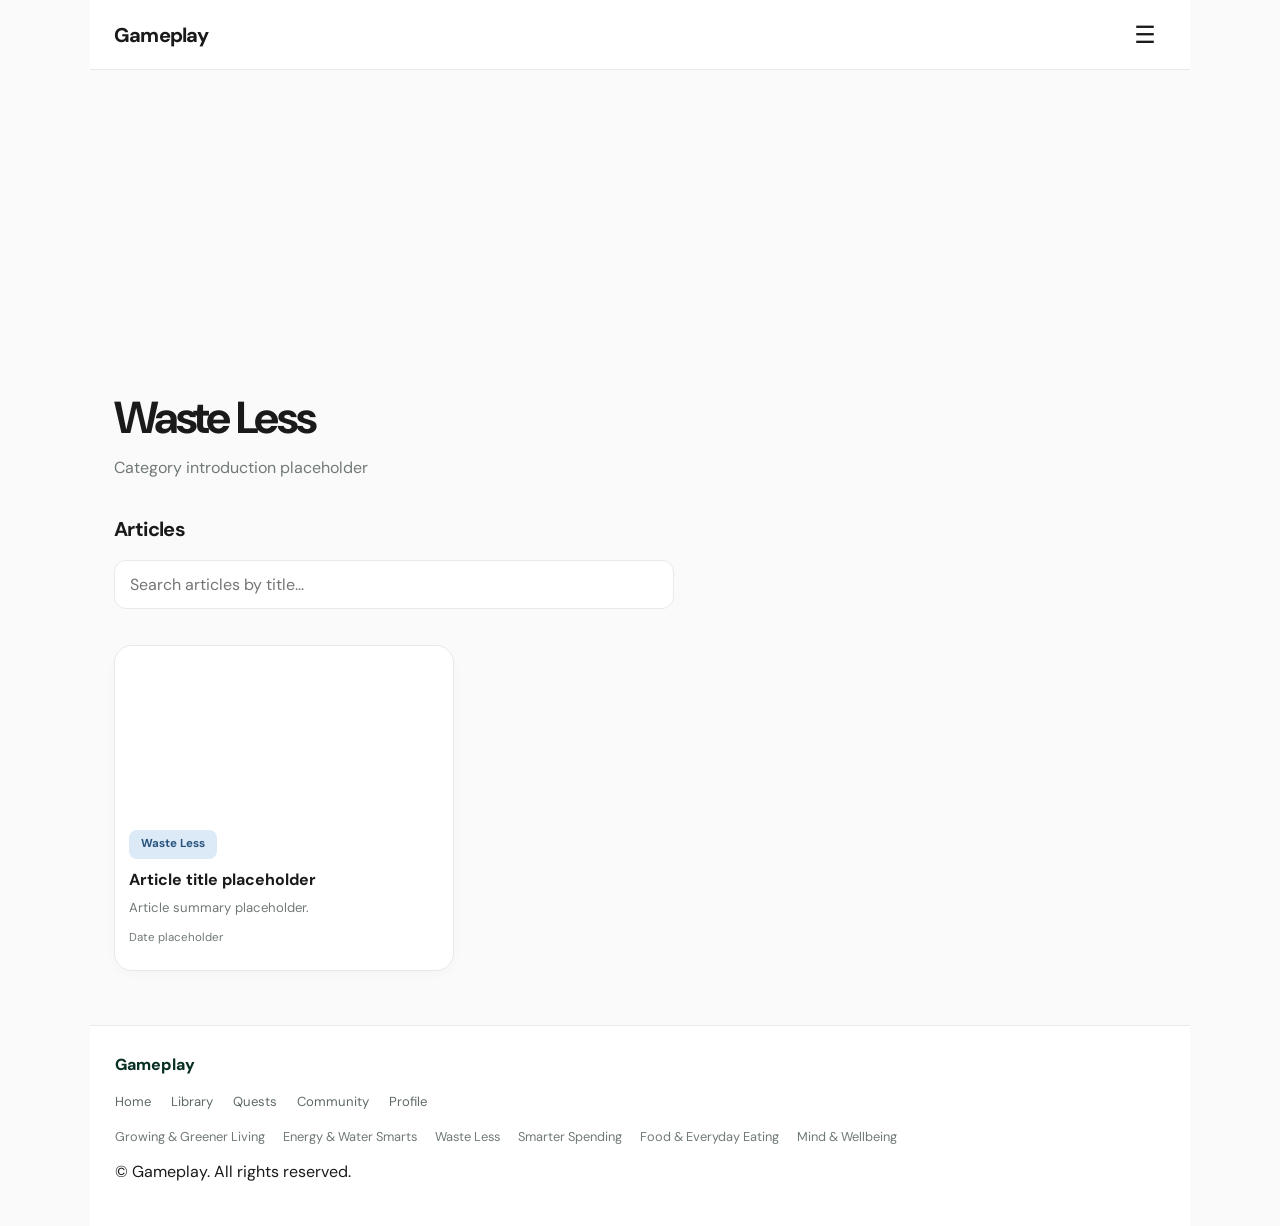
<file: waste-less.html>
<!DOCTYPE html>
<html lang="en">
<head>
  <meta charset="UTF-8">
  <meta name="viewport" content="width=device-width, initial-scale=1.0">
  <meta name="description" content="Explore practical ways to reduce waste and make everyday resources go further with Gameplay.">
  <title>Waste Less | Gameplay</title>
  <link rel="stylesheet" href="style.css">
</head>

<body>
  <header class="topbar">
    <a class="brand" href="index.html" aria-label="Gameplay home">
      <span>Gameplay</span>
    </a>

    <button class="icon-button menu-toggle" id="menu-toggle"
      type="button" aria-label="Open navigation" aria-expanded="false">
      ☰
    </button>
  </header>

  <main>
    <section class="category-hero">
      <div class="category-banner image-water"></div>

      <div class="category-heading">
        <p class="eyebrow">Explore a category</p>
        <h1>Waste Less</h1>
        <p class="category-description">
          <span class="placeholder-text">Category introduction placeholder</span>
        </p>
      </div>
    </section>

    <section class="library-section">
      <div class="section-heading">
        <h2>Articles</h2>
      </div>

      <div class="search-panel">
        <input
          class="search-bar"
          type="search"
          data-article-search
          placeholder="Search articles by title..."
          aria-label="Search Waste Less articles"
        >
      </div>

      <div class="article-grid" data-search-area>
        <article
          class="article-card"
          data-article-item
          data-title="Article title placeholder"
          data-summary=""
        >
          <a href="article-template.html"
            class="card-image image-water"
            aria-label="Open article placeholder"></a>

          <div class="card-body">
            <a href="waste-less.html"
              class="category-tag category-waste">
              Waste Less
            </a>

            <h3 class="card-title">
              <a href="article-template.html">Article title placeholder</a>
            </h3>

            <p class="card-summary">Article summary placeholder.</p>
            <p class="card-date">Date placeholder</p>
          </div>
        </article>

        <p class="no-results" data-no-results hidden>
          No articles found. Try another search.
        </p>
      </div>
    </section>
  </main>

  <footer class="site-footer">
    <div class="footer-content">
      <a class="footer-brand" href="index.html">Gameplay</a>

      <nav class="footer-links" aria-label="Footer navigation">
        <a href="index.html">Home</a>
        <a href="articles.html">Library</a>
        <a href="quests.html">Quests</a>
        <a href="community.html">Community</a>
        <a href="profile.html">Profile</a>
      </nav>

      <div class="footer-categories">
        <a href="growing-greener-living.html">Growing & Greener Living</a>
        <a href="energy-water-smarts.html">Energy & Water Smarts</a>
        <a href="waste-less.html">Waste Less</a>
        <a href="smarter-spending.html">Smarter Spending</a>
        <a href="food-everyday-eating.html">Food & Everyday Eating</a>
        <a href="mind-wellbeing.html">Mind & Wellbeing</a>
      </div>

      <p class="footer-copyright">
        © Gameplay. All rights reserved.
      </p>
    </div>
  </footer>

  <script src="script.js"></script>
</body>
</html>
</file>
<file: style.css>
@import url('https://fonts.googleapis.com/css2?family=DM+Sans:wght@400;500;600;700;800&display=swap');

:root {
  --green-950: #092f25;
  --green-900: #104532;
  --green-800: #1b6542;
  --green-700: #27834c;
  --green-500: #70b943;
  --lime: #b5dc55;
  --cream: #FAFAFA;
  --paper: #ffffff;
  --ink: #1A1A1A;
  --muted: #707a74;
  --line: #e7ebe5;
  --radius: 18px;
  --shadow: 0 8px 24px rgba(14, 48, 34, .07);
}

* {
  box-sizing: border-box;
}

html {
  scroll-behavior: smooth;
}

body {
  margin: 0;
  background: var(--cream);
  color: var(--ink);
  font-family: "DM Sans", system-ui, sans-serif;
}

button,
input,
textarea {
  font: inherit;
}

button,
a {
  -webkit-tap-highlight-color: transparent;
}

button {
  cursor: pointer;
}

a {
  color: inherit;
  text-decoration: none;
}

button:focus-visible,
a:focus-visible,
input:focus-visible,
textarea:focus-visible {
  outline: 3px solid var(--lime);
  outline-offset: 3px;
}

.site-shell {
  width: min(100%, 1100px);
  min-height: 100vh;
  margin: 0 auto;
  background: var(--cream);
}

/* HEADER AND NAVIGATION */

.topbar {
  min-height: 70px;
  padding: 0 24px;
  display: flex;
  align-items: center;
  justify-content: space-between;
  background: var(--paper);
  border-bottom: 1px solid var(--line);
  position: sticky;
  top: 0;
  z-index: 50;
}

.brand {
  display: inline-flex;
  align-items: center;
  color: var(--ink);
  font-size: 1.25rem;
  font-weight: 800;
  letter-spacing: -.04em;
}

.icon-button {
  width: 42px;
  height: 42px;
  border: 0;
  border-radius: 50%;
  background: transparent;
  color: var(--ink);
  font-size: 1.5rem;
}

.icon-button:hover {
  background: #eef4e8;
}

.site-menu {
  position: fixed;
  z-index: 49;
  top: 70px;
  right: max(12px, calc((100vw - 1100px) / 2 + 12px));
  width: min(320px, calc(100vw - 24px));
  max-height: calc(100vh - 90px);
  overflow-y: auto;
  padding: 10px;
  display: grid;
  gap: 3px;
  background: white;
  border: 1px solid var(--line);
  border-radius: 14px;
  box-shadow: var(--shadow);
}

.site-menu[hidden] {
  display: none;
}

.site-menu a {
  padding: 12px 14px;
  border-radius: 9px;
  color: var(--ink);
  font-size: .9rem;
  font-weight: 600;
}

.site-menu a:hover,
.site-menu a[aria-current="page"] {
  background: #eef4e8;
  color: var(--green-800);
}

/* GENERAL SECTIONS */

h1,
h2,
h3,
p {
  margin-top: 0;
}

h1 {
  font-size: clamp(2rem, 4vw, 3.3rem);
  line-height: 1.08;
  letter-spacing: -.05em;
}

h2 {
  letter-spacing: -.03em;
}

.eyebrow {
  display: inline-block;
  color: var(--green-700);
  font-size: .7rem;
  font-weight: 800;
  letter-spacing: .13em;
}

.content-section {
  padding: 28px 24px;
}

.section-heading {
  display: flex;
  align-items: center;
  justify-content: space-between;
  gap: 12px;
  margin-bottom: 18px;
}

.section-heading h2 {
  margin: 0;
  font-size: 1.15rem;
}

.text-link,
.back-link {
  color: var(--green-800);
  font-size: .85rem;
  font-weight: 700;
}

.text-link:hover,
.back-link:hover {
  color: var(--green-500);
}

/* HOMEPAGE HERO */

.hero {
  display: grid;
  grid-template-columns: .92fr 1.08fr;
  min-height: 350px;
  background: var(--green-950);
  color: white;
  overflow: hidden;
}

.hero-copy {
  padding: 46px 30px 36px;
  align-self: center;
}

.hero .eyebrow {
  color: var(--lime);
}

.hero h1 {
  margin: 12px 0 18px;
}

.hero h1 span {
  color: var(--lime);
}

.hero-image {
  min-height: 350px;
}

.primary-button {
  display: inline-flex;
  align-items: center;
  gap: 18px;
  margin-top: 15px;
  padding: 12px 18px;
  border: 0;
  border-radius: 100px;
  background: var(--lime);
  color: var(--green-950);
  font-size: .86rem;
  font-weight: 800;
}

.primary-button:hover {
  filter: brightness(1.05);
}

/* IMAGE BACKGROUNDS */

.image-landscape,
.image-seedling,
.image-solar,
.image-water,
.image-bike,
.image-home,
.image-money,
.image-community {
  background-size: cover;
  background-position: center;
  position: relative;
  overflow: hidden;
}

.image-landscape {
  background-image: url("https://images.unsplash.com/photo-1472396961693-142e6e269027?auto=format&fit=crop&w=1200&q=80");
}

.image-seedling {
  background-image: url("https://images.unsplash.com/photo-1416879595882-3373a0480b5b?auto=format&fit=crop&w=900&q=80");
}

.image-solar {
  background-image: url("https://images.unsplash.com/photo-1509391366360-2e959784a276?auto=format&fit=crop&w=900&q=80");
}

.image-water {
  background-image: url("https://images.unsplash.com/photo-1432405972618-c60b0225b8f9?auto=format&fit=crop&w=900&q=80");
}

.image-bike {
  background-image: url("https://images.unsplash.com/photo-1485965120184-e220f721d03e?auto=format&fit=crop&w=900&q=80");
}

.image-home {
  background-image: url("https://images.unsplash.com/photo-1449158743715-0a90ebb6d2d8?auto=format&fit=crop&w=900&q=80");
}

.image-money {
  background-image: url("https://images.unsplash.com/photo-1579621970563-ebec7560ff3e?auto=format&fit=crop&w=900&q=80");
}

.image-community {
  background-image: url("https://images.unsplash.com/photo-1529156069898-49953e39b3ac?auto=format&fit=crop&w=900&q=80");
}

/* CATEGORY CARDS */

.categories-grid {
  display: grid;
  grid-template-columns: repeat(3, minmax(0, 1fr));
  gap: 14px;
  padding-bottom: 24px;
}

.category-card {
  display: block;
  overflow: hidden;
  border: 1px solid var(--line);
  border-radius: var(--radius);
  background: white;
  box-shadow: 0 3px 12px rgba(20,40,30,.025);
}

.category-card:hover,
.article-card:hover {
  transform: translateY(-2px);
  box-shadow: var(--shadow);
}

.category-photo {
  height: 150px;
  background-size: cover;
  background-position: center;
}

.category-card-foot {
  padding: 15px;
}

.category-card-foot strong {
  display: block;
  color: var(--green-950);
  font-size: .95rem;
  line-height: 1.4;
}

.category-card-foot p {
  margin: 7px 0 0;
  color: var(--muted);
  font-size: .8rem;
  line-height: 1.5;
}

/* CATEGORY PAGE BANNER */

.category-banner {
  display: grid;
  grid-template-columns: .8fr 1.2fr;
  align-items: center;
  gap: 24px;
  margin: 20px 24px;
}

.category-banner .category-photo {
  min-height: 230px;
  border-radius: var(--radius);
}

.category-intro h1 {
  margin: 10px 0;
  font-size: clamp(1.8rem, 4vw, 2.8rem);
}

.category-intro p {
  color: var(--muted);
  line-height: 1.6;
}

/* ARTICLE CARDS */

.article-grid {
  display: grid;
  grid-template-columns: repeat(3, minmax(0, 1fr));
  gap: 16px;
  padding-bottom: 30px;
}

.article-card {
  display: block;
  overflow: hidden;
  border: 1px solid var(--line);
  border-radius: var(--radius);
  background: white;
  box-shadow: 0 3px 12px rgba(20,40,30,.025);
  transition: transform .2s ease, box-shadow .2s ease;
}

.card-image {
  height: 170px;
  background-size: cover;
  background-position: center;
}

.card-body {
  padding: 14px;
}

.card-title {
  margin: 10px 0 7px;
  color: var(--ink);
  font-size: 1rem;
  line-height: 1.4;
}

.card-summary {
  margin: 0;
  color: var(--muted);
  font-size: .82rem;
  line-height: 1.5;
}

.card-date {
  display: block;
  margin-top: 12px;
  color: var(--muted);
  font-size: .72rem;
}

/* CATEGORY LABELS */

.category-tag {
  display: inline-block;
  width: fit-content;
  padding: 6px 11px;
  border-radius: 8px;
  font-size: .7rem;
  font-weight: 700;
  line-height: 1.2;
}

.category-growing {
  background: #dcefdc;
  color: #245b32;
}

.category-energy {
  background: #fff0bf;
  color: #72530b;
}

.category-waste {
  background: #dce9f7;
  color: #28547d;
}

.category-spending {
  background: #f6dfd2;
  color: #854322;
}

.category-food {
  background: #f6e1ed;
  color: #843c65;
}

.category-wellbeing {
  background: #e8e0f7;
  color: #59417e;
}

/* SEARCH */

.search-panel,
.search-bar {
  display: flex;
  gap: 10px;
  padding: 12px 0 20px;
}

.search-panel input,
.search-bar input {
  flex: 1;
  min-width: 0;
  padding: 13px 15px;
  border: 1px solid var(--line);
  border-radius: 12px;
  background: white;
  color: var(--ink);
}

.search-panel input:focus,
.search-bar input:focus {
  border-color: var(--green-700);
}

.no-results {
  padding: 25px 10px;
  color: var(--muted);
  text-align: center;
}

[hidden] {
  display: none !important;
}

/* PAGE HEADINGS */

.page-heading {
  padding: 32px 24px 20px;
}

.page-heading h1 {
  margin: 8px 0 12px;
  font-size: 2.3rem;
}

.back-link {
  display: inline-block;
  margin: 22px 24px 12px;
}

/* ARTICLE READING PAGE */

.article-detail {
  max-width: 820px;
  margin: 0 auto;
  padding: 0 24px;
}

.article-detail h1 {
  margin: 18px 0;
  font-size: clamp(2rem, 5vw, 3rem);
}

.detail-image {
  min-height: 300px;
  border-radius: var(--radius);
  background-size: cover;
  background-position: center;
}

.detail-content {
  max-width: 680px;
  margin: 28px auto;
  line-height: 1.8;
}

.article-actions {
  display: flex;
  align-items: center;
  gap: 12px;
  margin: 20px 0;
}

.round-action {
  width: 38px;
  height: 38px;
  border: 0;
  border-radius: 50%;
  background: var(--green-800);
  color: white;
}

/* COMMENTS AND COMMUNITY */

.comments,
.community-list {
  max-width: 820px;
  margin: 25px auto;
  padding: 0 24px;
}

.comment-placeholder,
.community-post {
  padding: 16px 0;
  border-bottom: 1px solid var(--line);
}

.comment-placeholder {
  display: flex;
  gap: 10px;
  align-items: center;
}

.comment-placeholder input,
.community-list textarea {
  flex: 1;
  min-width: 0;
  padding: 12px;
  border: 1px solid var(--line);
  border-radius: 12px;
}

/* PROFILE AND QUESTS */

.progress-card {
  margin: 0 24px 24px;
  padding: 20px;
  border: 1px solid var(--line);
  border-radius: var(--radius);
  background: white;
}

.progress-track {
  height: 10px;
  overflow: hidden;
  border-radius: 99px;
  background: #e5e9e5;
}

.progress-track span {
  display: block;
  height: 100%;
  border-radius: inherit;
  background: var(--green-700);
}

.stats-grid {
  display: grid;
  grid-template-columns: repeat(3, 1fr);
  gap: 10px;
  margin-top: 18px;
}

.stat {
  padding: 14px 8px;
  border-radius: 12px;
  background: #f1f6eb;
  text-align: center;
}

.profile-top {
  display: flex;
  align-items: center;
  gap: 14px;
  padding: 30px 24px 12px;
}

.profile-avatar {
  display: grid;
  place-items: center;
  width: 68px;
  height: 68px;
  flex: 0 0 68px;
  border-radius: 50%;
  background: #e1e7e3;
}

.quest-hero {
  display: grid;
  grid-template-columns: .8fr 1.2fr;
  min-height: 200px;
  margin: 0 24px 18px;
  overflow: hidden;
  border-radius: 22px;
  background: var(--green-950);
  color: white;
}

.quest-art {
  display: grid;
  place-items: center;
  background: var(--green-800);
  color: var(--lime);
}

.quest-copy {
  padding: 22px;
  align-self: center;
}

/* FOOTER */

.site-footer {
  padding: 28px 24px;
  border-top: 1px solid var(--line);
  background: white;
}

.footer-brand {
  color: var(--green-950);
  font-weight: 800;
}

.footer-links {
  display: flex;
  flex-wrap: wrap;
  gap: 12px 20px;
  margin: 18px 0;
}

.footer-links a {
  color: #5f6b64;
  font-size: .82rem;
}

.footer-links a:hover {
  color: var(--green-800);
}

.footer-note {
  margin: 0;
  color: var(--muted);
  font-size: .75rem;
}

/* REMOVE OLD BOTTOM NAVIGATION */

.mobile-nav {
  display: none !important;
}

/* TABLET AND MOBILE */

@media (max-width: 760px) {
  .topbar {
    min-height: 62px;
    padding: 0 16px;
  }

  .site-menu {
    top: 62px;
    right: 12px;
  }

  .hero {
    grid-template-columns: 1fr;
  }

  .hero-image {
    min-height: 200px;
    grid-row: 1;
  }

  .hero-copy {
    padding: 28px 20px;
  }

  .content-section {
    padding: 23px 16px;
  }

  .categories-grid {
    grid-template-columns: repeat(2, minmax(0, 1fr));
    gap: 10px;
  }

  .category-photo {
    height: 120px;
  }

  .article-grid {
    grid-template-columns: repeat(2, minmax(0, 1fr));
    gap: 10px;
  }

  .card-image {
    height: 125px;
  }

  .card-body {
    padding: 11px;
  }

  .category-banner {
    grid-template-columns: 1fr;
    gap: 14px;
    margin: 16px;
  }

  .category-banner .category-photo {
    min-height: 180px;
  }

  .page-heading {
    padding: 26px 18px 18px;
  }

  .page-heading h1 {
    font-size: 2rem;
  }

  .article-detail {
    padding: 0 16px;
  }

  .detail-image {
    min-height: 220px;
  }

  .back-link {
    margin: 18px 16px 12px;
  }

  .comments,
  .community-list {
    padding: 0 16px;
  }

  .quest-hero {
    margin: 0 14px 14px;
  }

  .progress-card {
    margin: 0 14px 20px;
  }

  .site-footer {
    padding: 24px 16px;
  }
}

@media (max-width: 380px) {
  .article-grid,
  .categories-grid {
    gap: 8px;
  }

  .card-image {
    height: 105px;
  }

  .category-card-foot {
    padding: 11px;
  }

  .category-card-foot strong {
    font-size: .85rem;
  }
}

@media (prefers-reduced-motion: reduce) {
  *,
  *::before,
  *::after {
    scroll-behavior: auto !important;
    animation-duration: .01ms !important;
    transition-duration: .01ms !important;
  }
}
/* =========================================
   GAMEPLAY LAYOUT CORRECTIONS
   ========================================= */

/* Keep page content aligned consistently */
.site-shell {
  width: min(100%, 1100px);
  margin-inline: auto;
}

/* Prevent images inside article links from collapsing */
.card-image {
  display: block;
  width: 100%;
}

/* =========================================
   CATEGORY PAGE LAYOUT
   ========================================= */

.category-hero {
  padding: 22px 24px 10px;
}

.category-banner {
  display: block;
  width: 100%;
  height: 280px;
  min-height: 0;
  margin: 0;
  border-radius: 18px;
  background-size: cover;
  background-position: center;
}

.category-heading {
  max-width: 760px;
  margin: 22px auto 0;
  padding: 0 4px;
}

.category-heading .eyebrow {
  display: none;
}

.category-heading h1 {
  margin: 0 0 12px;
  font-size: clamp(2rem, 4vw, 2.8rem);
}

.category-description {
  margin: 0;
  color: var(--muted);
  line-height: 1.7;
}

/* Articles section on category pages */
.library-section {
  max-width: 1050px;
  margin: 0 auto;
  padding: 24px;
}

.library-section .section-heading {
  margin-bottom: 10px;
}

.library-section .section-heading h2 {
  font-size: 1.25rem;
}

/* Narrow, centred category search */
.library-section .search-panel {
  width: min(100%, 560px);
  margin: 0 auto 20px;
  padding: 8px 0 16px;
}

.library-section .search-panel input {
  width: 100%;
  flex: 1;
  min-height: 48px;
}

/* Keep article cards inside the page gutters */
.library-section .article-grid {
  width: 100%;
  margin: 0 auto;
  padding: 0 0 30px;
}

/* =========================================
   LIBRARY PAGE ALIGNMENT
   ========================================= */

.page-heading {
  max-width: 1050px;
  margin: 0 auto;
}

.page-heading .search-bar {
  width: min(100%, 560px);
  margin-top: 18px;
}

.page-heading .search-bar input {
  width: 100%;
}

/* =========================================
   CATEGORY LABEL BUTTONS
   ========================================= */

a.category-tag {
  display: inline-flex;
  align-items: center;
  justify-content: center;
  width: fit-content;
  max-width: 100%;
  padding: 7px 12px;
  border: 0;
  border-radius: 8px;
  font-size: 0.72rem;
  font-weight: 700;
  line-height: 1.3;
  text-decoration: none;
  transition: filter 0.2s ease, transform 0.2s ease;
}

a.category-tag:hover {
  filter: brightness(0.96);
  transform: translateY(-1px);
  text-decoration: none;
}

/* =========================================
   ARTICLE READING PAGE
   ========================================= */

.article-main {
  max-width: 1050px;
  margin: 0 auto;
  padding: 0 24px 40px;
}

.article-navigation {
  display: flex;
  align-items: center;
  justify-content: space-between;
  gap: 16px;
  padding: 18px 0;
}

.article-navigation .back-link {
  margin: 0;
}

.article-content {
  max-width: 820px;
  margin: 0 auto;
}

.article-header {
  padding: 22px 0;
}

.article-date {
  margin-bottom: 12px;
  color: var(--muted);
  font-size: 0.8rem;
}

.article-header h1 {
  margin: 0 0 18px;
  font-size: clamp(2rem, 5vw, 3.2rem);
  line-height: 1.15;
}

.article-featured-image {
  width: 100%;
  min-height: 360px;
  border-radius: 18px;
  background-size: cover;
  background-position: center;
}

.article-body {
  max-width: 700px;
  margin: 32px auto;
  color: var(--ink);
  font-size: 1rem;
  line-height: 1.85;
}

.article-body h2 {
  margin: 32px 0 12px;
  color: var(--green-950);
  font-size: 1.45rem;
}

.article-actions {
  display: flex;
  flex-wrap: wrap;
  align-items: center;
  gap: 12px;
  margin: 28px 0;
}

.save-button {
  padding: 11px 16px;
  border: 1px solid var(--line);
  border-radius: 30px;
  background: white;
  color: var(--ink);
  font-weight: 700;
}

.save-button:disabled {
  cursor: not-allowed;
  opacity: 0.65;
}

.feature-note {
  color: var(--muted);
  font-size: 0.78rem;
  line-height: 1.5;
}

.comments-section,
.related-articles {
  max-width: 820px;
  margin: 40px auto 0;
}

.comments-section .section-heading,
.related-articles .section-heading {
  display: block;
}

.comments-section .section-heading p,
.related-articles .section-heading p {
  margin: 8px 0 0;
  color: var(--muted);
  font-size: 0.85rem;
}

.comments-placeholder {
  padding: 20px;
  border: 1px solid var(--line);
  border-radius: 14px;
  background: white;
}

.related-articles .article-grid {
  grid-template-columns: repeat(2, minmax(0, 1fr));
}

/* =========================================
   FOOTER CONSISTENCY
   ========================================= */

.footer-content {
  max-width: 1050px;
  margin: 0 auto;
}

.footer-categories {
  display: flex;
  flex-wrap: wrap;
  gap: 10px 18px;
  margin: 16px 0;
}

.footer-categories a {
  color: var(--muted);
  font-size: 0.8rem;
}

.footer-categories a:hover {
  color: var(--green-800);
}

/* =========================================
   MOBILE ADJUSTMENTS
   ========================================= */

@media (max-width: 760px) {
  .category-hero {
    padding: 16px 16px 6px;
  }

  .category-banner {
    height: 190px;
    border-radius: 14px;
  }

  .category-heading {
    margin-top: 18px;
  }

  .category-heading h1 {
    font-size: 2rem;
  }

  .library-section {
    padding: 20px 16px;
  }

  .library-section .search-panel {
    width: min(100%, 480px);
  }

  .page-heading {
    padding: 26px 16px 18px;
  }

  .article-main {
    padding: 0 16px 30px;
  }

  .article-featured-image {
    min-height: 220px;
  }

  .article-body {
    margin: 24px auto;
  }

  .comments-section,
  .related-articles {
    margin-top: 30px;
  }

  .related-articles .article-grid {
    grid-template-columns: repeat(2, minmax(0, 1fr));
  }
}

@media (max-width: 380px) {
  .related-articles .article-grid {
    grid-template-columns: 1fr;
  }

  .category-banner {
    height: 160px;
  }
}
/* =========================================
   COMMUNITY, PROFILE AND QUESTS PAGES
   ========================================= */

.standard-page {
  width: min(100%, 1050px);
  margin: 0 auto;
  padding: 0 24px 50px;
}

.page-hero {
  padding: 48px 0 32px;
  max-width: 760px;
}

.page-hero h1 {
  margin: 8px 0 14px;
}

.page-hero > p:last-child {
  max-width: 680px;
  color: var(--muted);
  line-height: 1.7;
}

.standard-page .section-heading {
  align-items: flex-end;
  margin-bottom: 20px;
}

.standard-page .section-heading h2 {
  margin: 0 0 7px;
  font-size: 1.45rem;
}

.standard-page .section-heading p:not(.eyebrow) {
  margin: 8px 0 0;
  color: var(--muted);
  font-size: .88rem;
  line-height: 1.6;
}

.section-label,
.community-status,
.quest-status,
.activity-status,
.achievement-status {
  display: inline-flex;
  width: fit-content;
  padding: 6px 11px;
  border-radius: 30px;
  background: #edf4e9;
  color: var(--green-800);
  font-size: .72rem;
  font-weight: 700;
}

/* COMMUNITY */

.community-welcome {
  display: grid;
  grid-template-columns: 1.4fr .8fr;
  align-items: center;
  gap: 28px;
  padding: 28px;
  margin-bottom: 48px;
  border-radius: var(--radius);
  background: #edf4e9;
}

.community-welcome h2 {
  margin: 8px 0 12px;
  font-size: 1.5rem;
}

.community-welcome p:not(.eyebrow) {
  margin-bottom: 0;
  color: #53635a;
  line-height: 1.7;
}

.community-action {
  display: flex;
  flex-direction: column;
  align-items: flex-start;
  gap: 8px;
}

.community-action .primary-button {
  margin-top: 5px;
}

.community-action button:disabled,
.account-card button:disabled {
  cursor: not-allowed;
  opacity: .55;
}

.community-action .feature-note {
  margin: 0;
}

.community-discussions,
.community-guidelines,
.profile-activity,
.account-section,
.quests-section,
.achievements-section,
.quest-progress {
  margin-top: 48px;
}

.community-empty {
  padding: 48px 24px;
  border: 1px dashed #cbd7ca;
  border-radius: var(--radius);
  background: white;
  text-align: center;
}

.community-empty-icon {
  margin-bottom: 12px;
  color: var(--green-700);
  font-size: 2rem;
}

.community-empty h3 {
  margin-bottom: 8px;
}

.community-empty p {
  max-width: 460px;
  margin: 0 auto;
  color: var(--muted);
  font-size: .88rem;
  line-height: 1.6;
}

.guidelines-grid {
  display: grid;
  grid-template-columns: repeat(4, minmax(0, 1fr));
  gap: 14px;
}

.guideline-card {
  padding: 20px;
  border: 1px solid var(--line);
  border-radius: var(--radius);
  background: white;
}

.guideline-number {
  display: block;
  margin-bottom: 18px;
  color: var(--green-700);
  font-size: .8rem;
  font-weight: 800;
}

.guideline-card h3 {
  margin-bottom: 9px;
  font-size: .95rem;
}

.guideline-card p {
  margin: 0;
  color: var(--muted);
  font-size: .8rem;
  line-height: 1.6;
}

/* PROFILE */

.profile-card {
  display: flex;
  align-items: center;
  gap: 20px;
  padding: 26px;
  border: 1px solid var(--line);
  border-radius: var(--radius);
  background: white;
}

.profile-card .profile-avatar {
  width: 76px;
  height: 76px;
  font-size: 1.6rem;
  font-weight: 700;
  color: var(--green-800);
  background: #eaf2e5;
}

.profile-details h2 {
  margin: 9px 0;
  font-size: 1.3rem;
}

.profile-details p {
  margin: 0;
  color: var(--muted);
  line-height: 1.6;
}

.profile-activity-grid {
  display: grid;
  grid-template-columns: repeat(3, minmax(0, 1fr));
  gap: 16px;
}

.profile-activity-card {
  display: flex;
  flex-direction: column;
  align-items: flex-start;
  min-height: 220px;
  padding: 22px;
  border: 1px solid var(--line);
  border-radius: var(--radius);
  background: white;
}

.profile-card-icon {
  display: grid;
  place-items: center;
  width: 42px;
  height: 42px;
  margin-bottom: 18px;
  border-radius: 12px;
  background: #edf4e9;
  color: var(--green-800);
  font-size: 1.3rem;
}

.profile-activity-card h3 {
  margin-bottom: 8px;
  font-size: 1rem;
}

.profile-activity-card p {
  flex: 1;
  margin-bottom: 18px;
  color: var(--muted);
  font-size: .82rem;
  line-height: 1.6;
}

.account-forms {
  display: grid;
  grid-template-columns: repeat(2, minmax(0, 1fr));
  gap: 18px;
}

.account-card {
  padding: 24px;
  border: 1px solid var(--line);
  border-radius: var(--radius);
  background: white;
}

.account-card h3 {
  margin-bottom: 7px;
  font-size: 1.15rem;
}

.account-card > p {
  color: var(--muted);
  font-size: .85rem;
}

.account-form {
  display: grid;
  gap: 15px;
  margin-top: 22px;
}

.form-group {
  display: grid;
  gap: 7px;
}

.form-group label {
  font-size: .8rem;
  font-weight: 700;
}

.form-group input {
  width: 100%;
  min-height: 46px;
  padding: 11px 13px;
  border: 1px solid var(--line);
  border-radius: 10px;
  background: #fff;
  color: var(--ink);
}

.account-form .primary-button {
  justify-content: center;
  width: fit-content;
}

.account-card .feature-note {
  margin: 16px 0 0;
}

/* QUESTS */

.quest-intro {
  padding: 30px;
  border-radius: var(--radius);
  background: var(--green-950);
  color: white;
}

.quest-intro h2 {
  margin: 15px 0 10px;
  font-size: 1.6rem;
}

.quest-intro p {
  max-width: 680px;
  margin: 0;
  color: #dce9df;
  line-height: 1.7;
}

.quest-intro .section-label {
  background: #254f3b;
  color: var(--lime);
}

.quest-grid {
  display: grid;
  grid-template-columns: repeat(3, minmax(0, 1fr));
  gap: 16px;
}

.quest-card {
  overflow: hidden;
  border: 1px solid var(--line);
  border-radius: var(--radius);
  background: white;
}

.quest-meta {
  display: flex;
  justify-content: space-between;
  gap: 10px;
  padding: 13px 17px;
  background: #edf4e9;
  color: var(--green-800);
  font-size: .72rem;
  font-weight: 700;
}

.quest-card-content {
  padding: 20px;
}

.quest-card-content h3 {
  margin-bottom: 9px;
  font-size: 1.05rem;
}

.quest-card-content p {
  min-height: 65px;
  margin-bottom: 18px;
  color: var(--muted);
  font-size: .83rem;
  line-height: 1.6;
}

.achievement-grid {
  display: grid;
  grid-template-columns: repeat(3, minmax(0, 1fr));
  gap: 16px;
}

.achievement-card {
  padding: 22px;
  border: 1px solid var(--line);
  border-radius: var(--radius);
  background: white;
}

.achievement-icon {
  display: grid;
  place-items: center;
  width: 46px;
  height: 46px;
  margin-bottom: 18px;
  border-radius: 50%;
  background: #edf4e9;
  color: var(--green-800);
  font-size: 1.4rem;
}

.achievement-card h3 {
  margin-bottom: 8px;
  font-size: 1rem;
}

.achievement-card p {
  min-height: 48px;
  color: var(--muted);
  font-size: .82rem;
  line-height: 1.6;
}

.progress-placeholder {
  padding: 25px;
  border: 1px solid var(--line);
  border-radius: var(--radius);
  background: white;
}

.progress-placeholder-top {
  display: flex;
  align-items: flex-start;
  justify-content: space-between;
  gap: 20px;
}

.progress-placeholder-top h3 {
  margin-bottom: 8px;
}

.progress-placeholder-top p {
  max-width: 580px;
  margin: 0;
  color: var(--muted);
  font-size: .85rem;
  line-height: 1.6;
}

.progress-level {
  padding: 9px 13px;
  border-radius: 10px;
  background: #edf4e9;
  color: var(--green-800);
  font-size: .8rem;
  font-weight: 800;
  white-space: nowrap;
}

.progress-placeholder .progress-track {
  margin-top: 25px;
}

.progress-placeholder .progress-fill {
  width: 0;
  height: 100%;
  background: var(--green-700);
}

.progress-note {
  margin: 10px 0 0;
  color: var(--muted);
  font-size: .75rem;
}

/* MOBILE LAYOUT */

@media (max-width: 760px) {
  .standard-page {
    padding: 0 16px 35px;
  }

  .page-hero {
    padding: 32px 0 24px;
  }

  .community-welcome {
    grid-template-columns: 1fr;
    gap: 22px;
    padding: 22px;
    margin-bottom: 35px;
  }

  .guidelines-grid {
    grid-template-columns: repeat(2, minmax(0, 1fr));
    gap: 10px;
  }

  .profile-activity-grid,
  .quest-grid,
  .achievement-grid {
    grid-template-columns: repeat(2, minmax(0, 1fr));
    gap: 10px;
  }

  .account-forms {
    grid-template-columns: 1fr;
  }

  .profile-card {
    align-items: flex-start;
    padding: 20px;
  }

  .profile-activity-card {
    min-height: 215px;
    padding: 16px;
  }

  .quest-intro {
    padding: 23px;
  }

  .quest-card-content {
    padding: 15px;
  }

  .progress-placeholder {
    padding: 19px;
  }
}

@media (max-width: 420px) {
  .guidelines-grid,
  .profile-activity-grid,
  .quest-grid,
  .achievement-grid {
    grid-template-columns: 1fr;
  }

  .profile-activity-card {
    min-height: 0;
  }

  .quest-card-content p,
  .achievement-card p {
    min-height: 0;
  }

  .progress-placeholder-top {
    flex-direction: column;
  }
}

/* =========================================
   DESKTOP PAGE WIDTH AND CATEGORY ALIGNMENT
   ========================================= */

@media (min-width: 761px) {

  /* Give pages without a site-shell the same
     centred width as the homepage. */
  body > header.topbar,
  body > main,
  body > footer.site-footer {
    width: min(100%, 1100px);
    margin-left: auto;
    margin-right: auto;
  }

  /* Category banner and heading share the
     same page gutters. */
  .category-hero {
    padding: 22px 24px 10px;
  }

  .category-banner {
    width: 100%;
    margin: 0;
  }

  .category-heading {
    max-width: none;
    margin: 22px 0 0;
    padding: 0;
  }

  /* Align the Articles heading, search bar
     and article cards to the same left edge. */
  .library-section {
    max-width: none;
    margin: 0;
    padding: 24px;
  }

  .library-section .search-panel {
    width: min(100%, 560px);
    margin: 0 0 20px;
  }

  .library-section .article-grid {
    width: 100%;
    margin: 0;
  }
}
</file>
